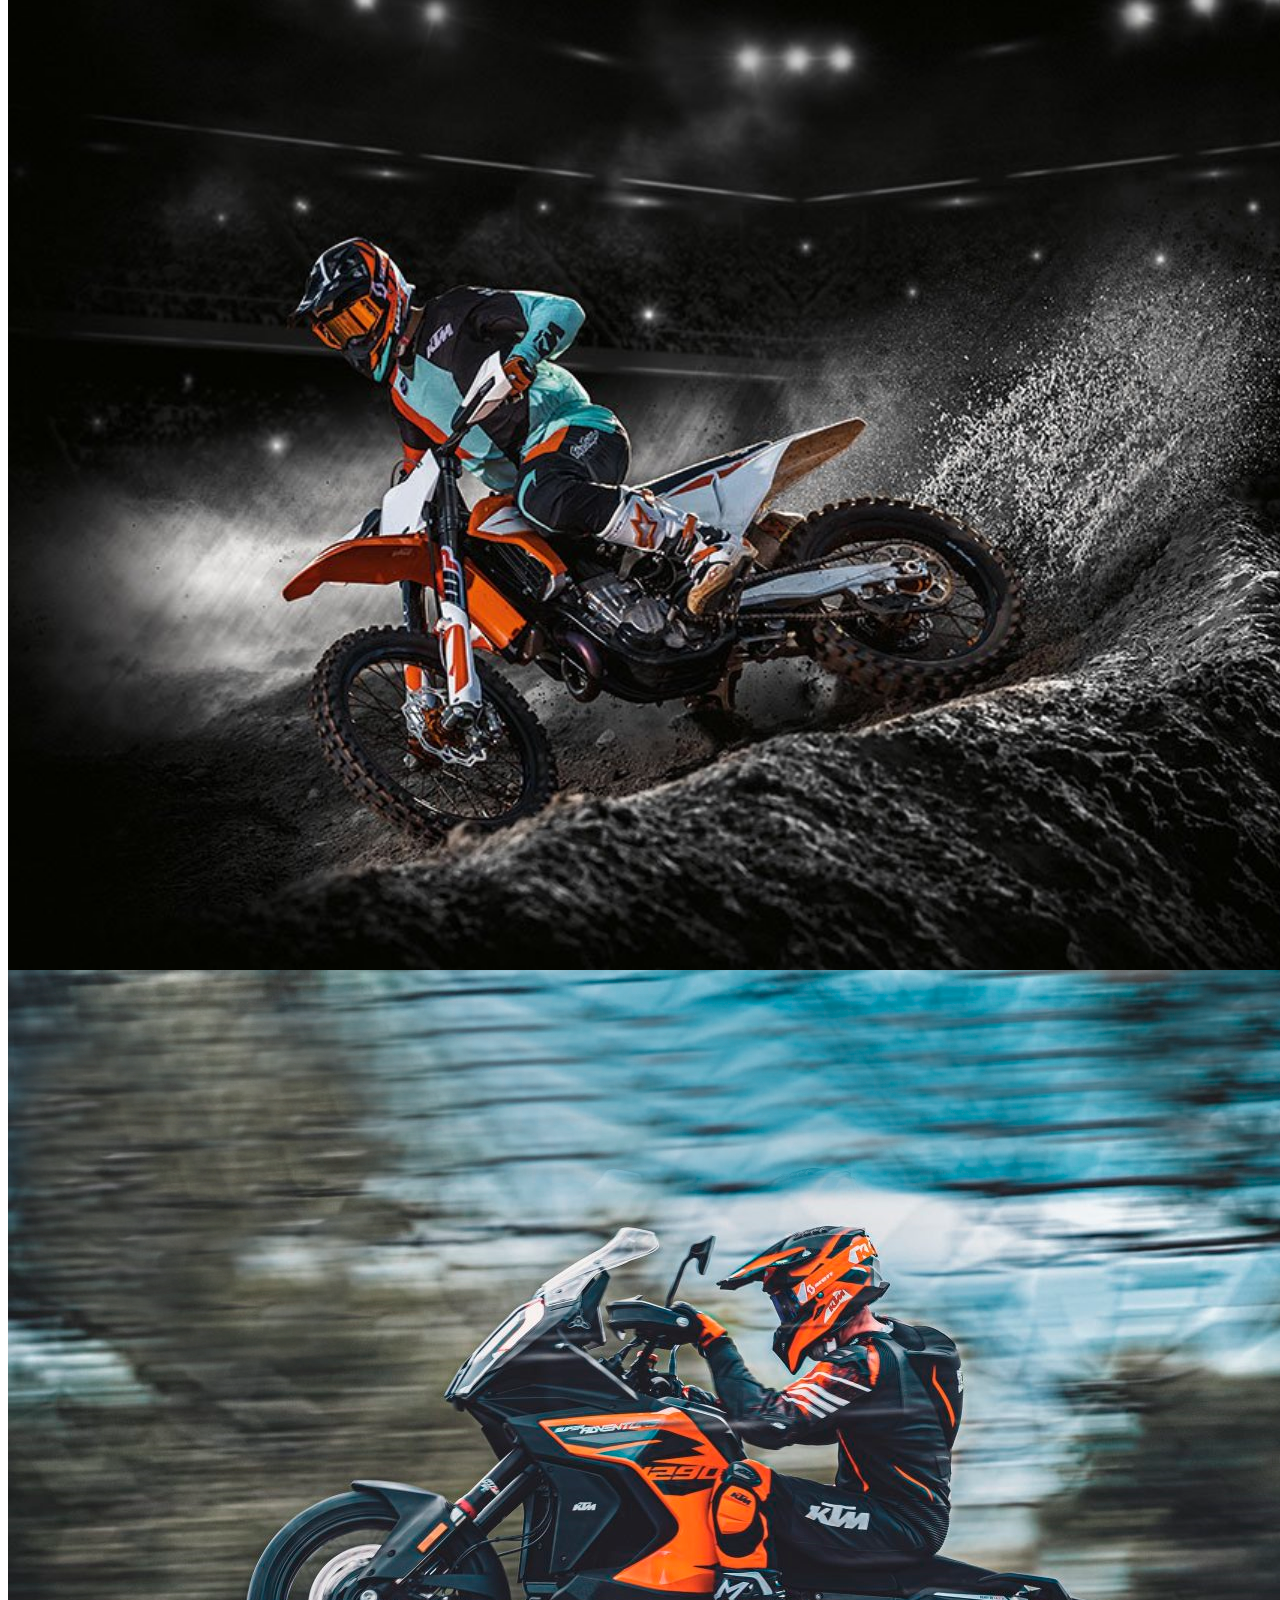
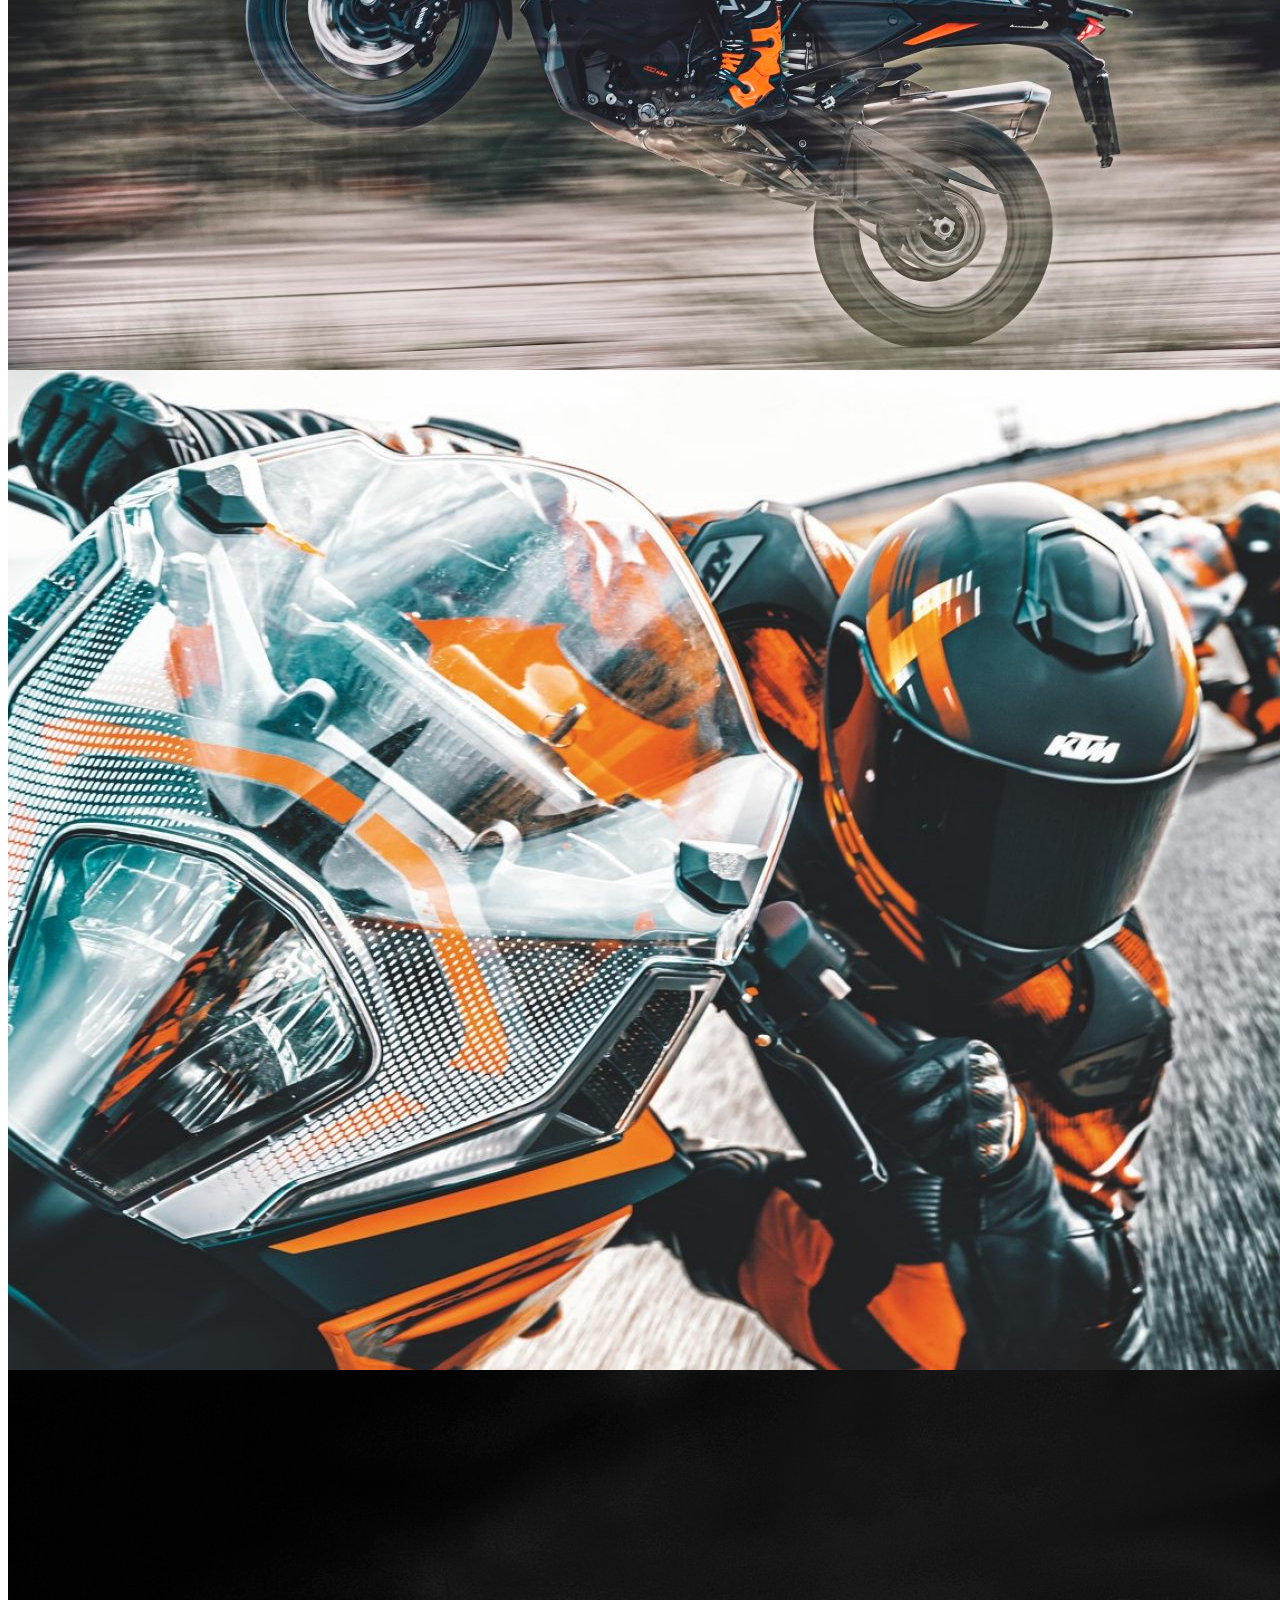
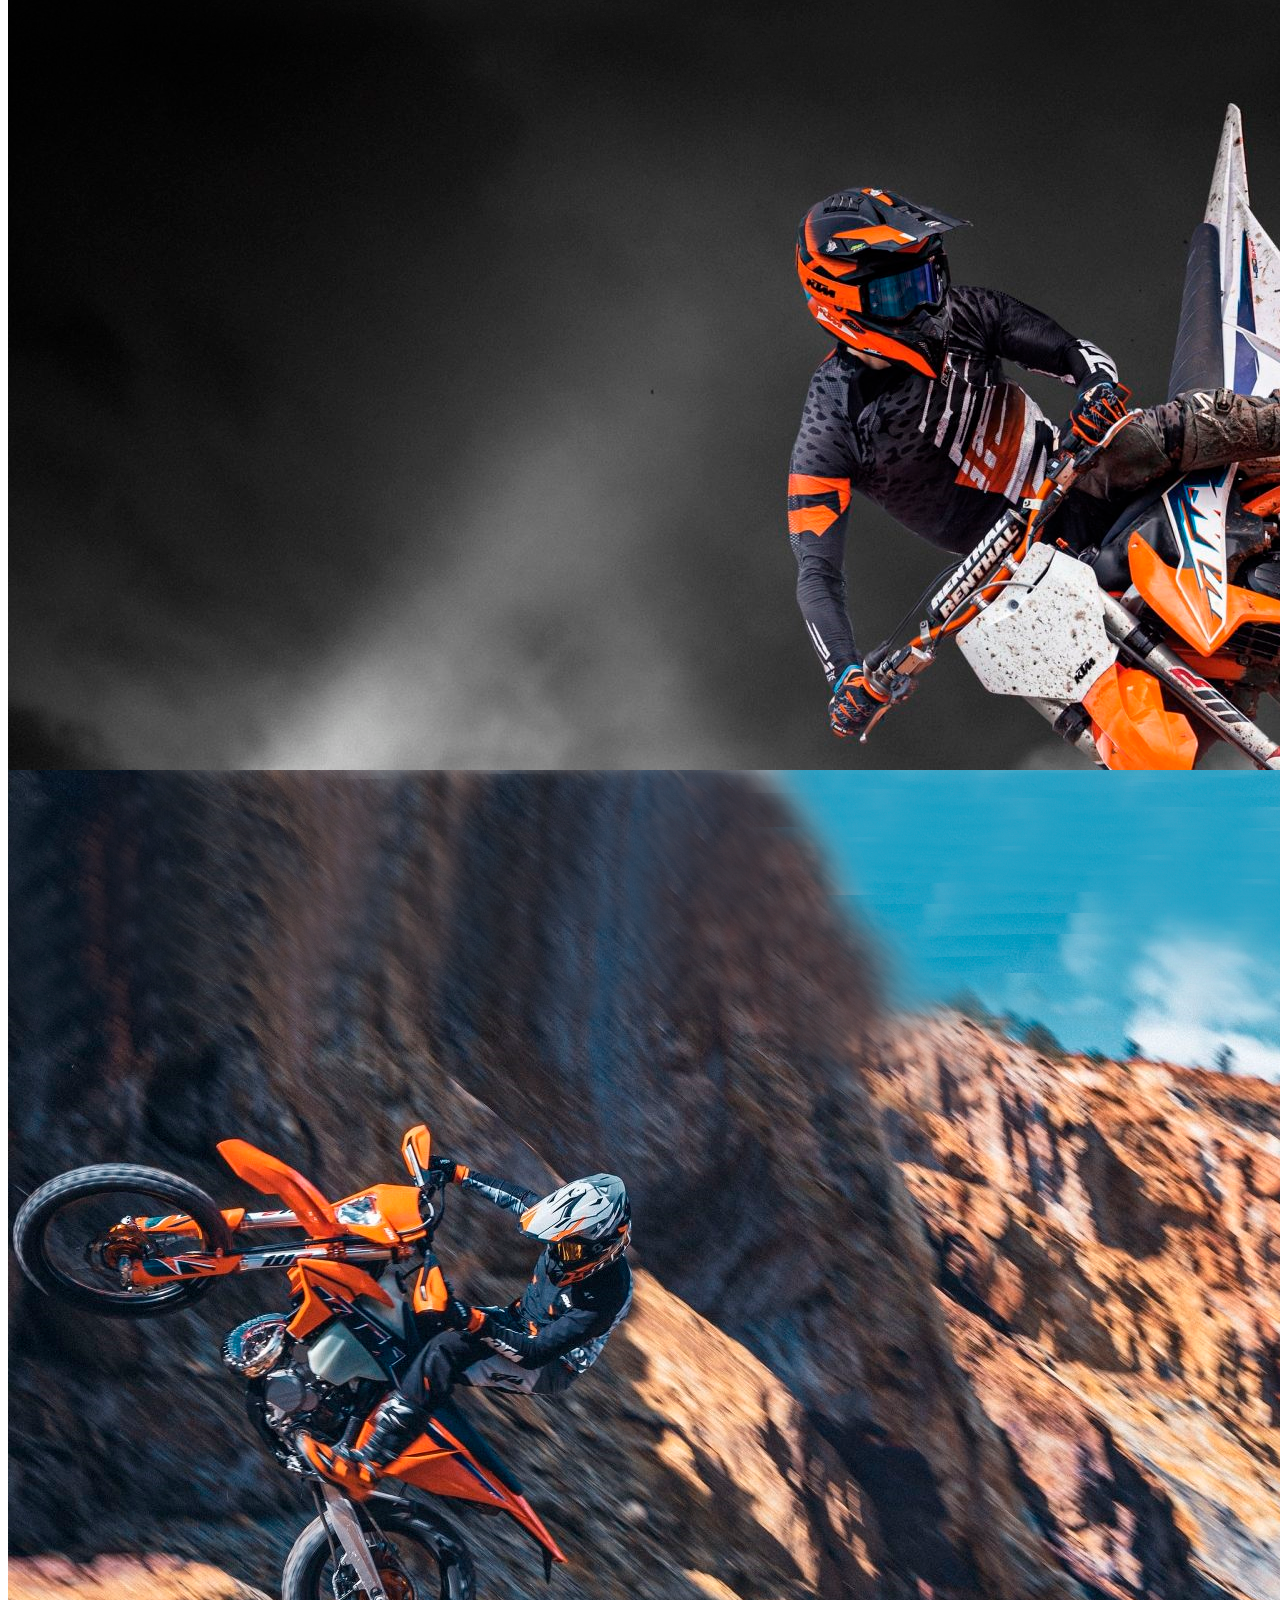
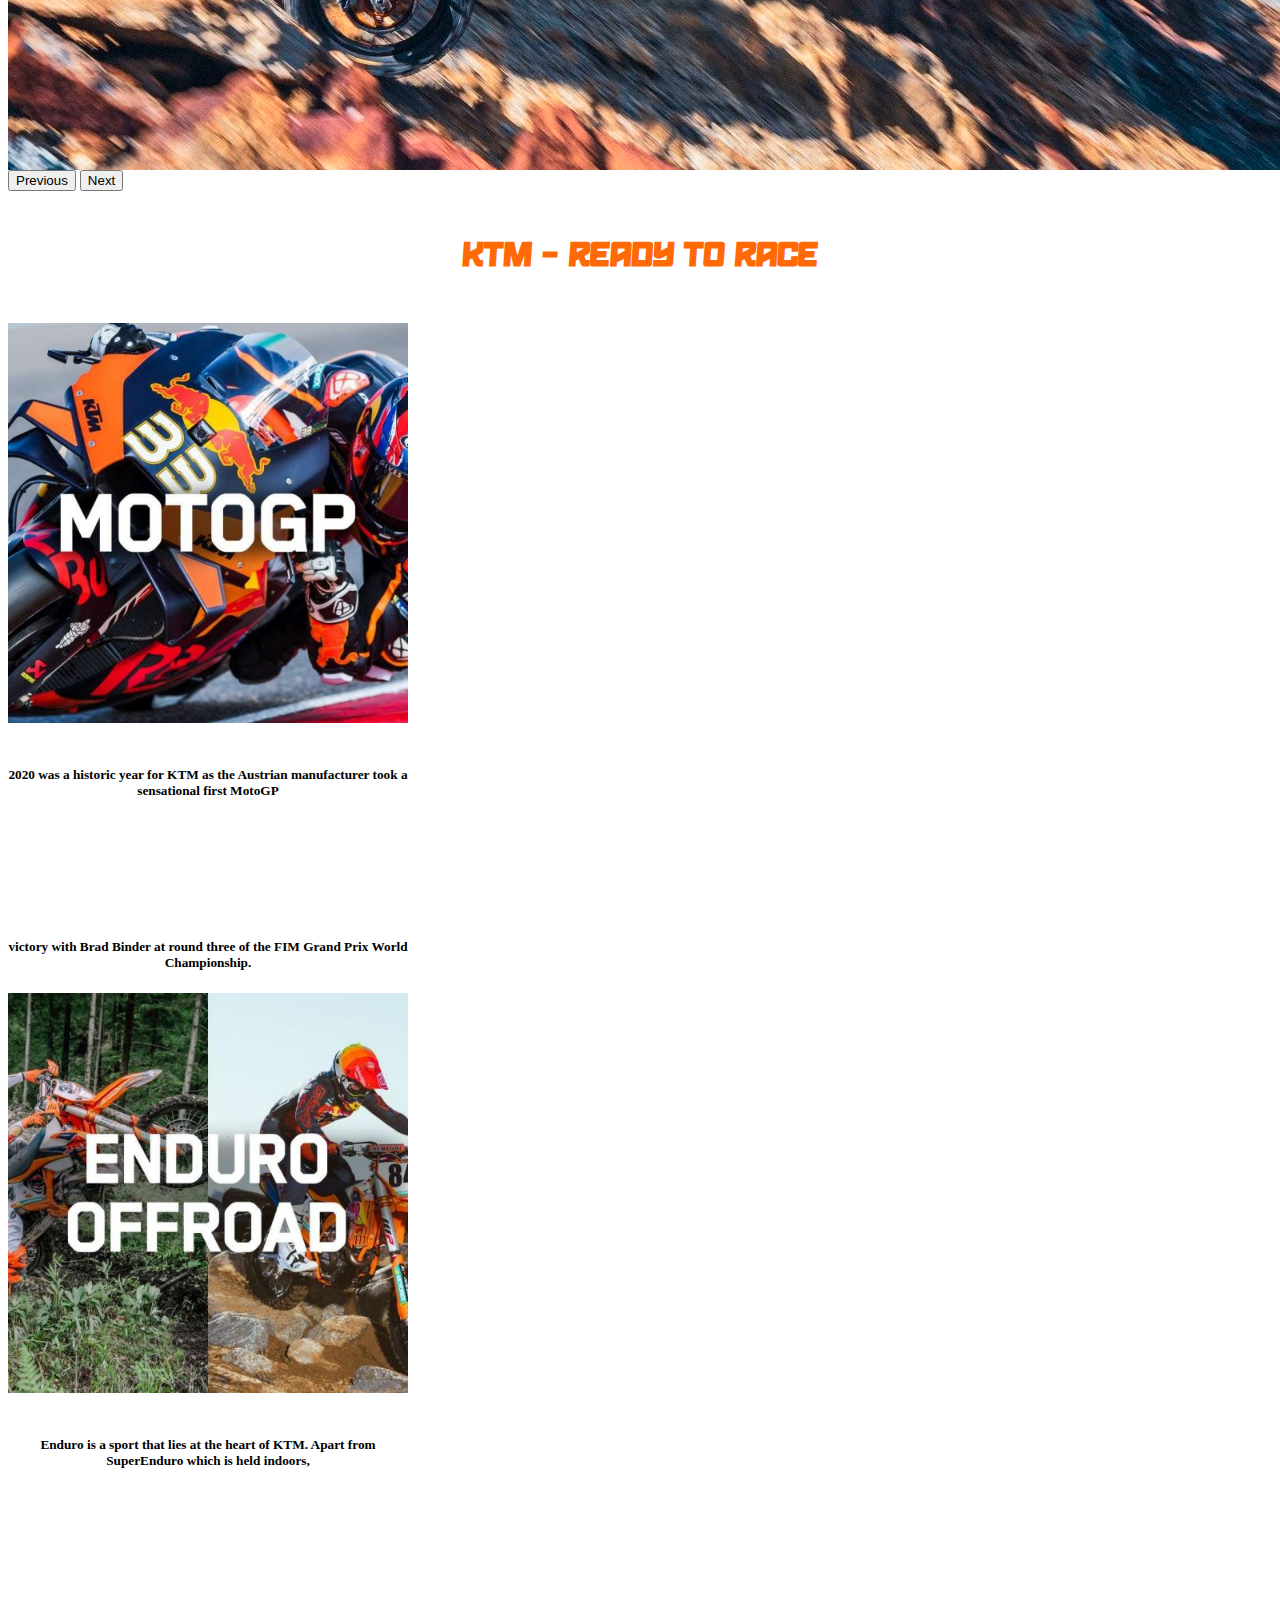
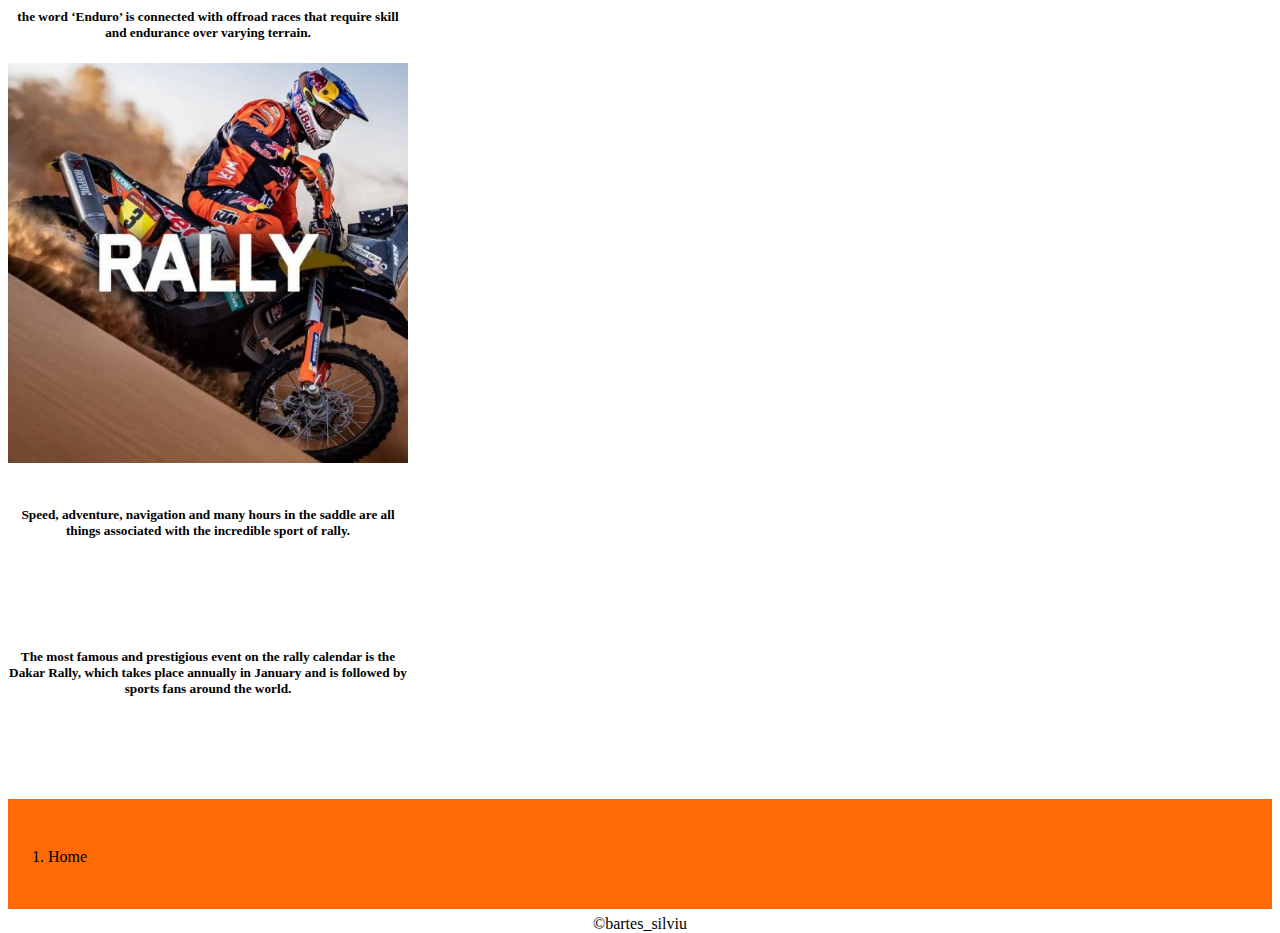
<file: Bootstrap1/index.html>
<!DOCTYPE html>
<html lang="en">
<head>
    <meta charset="UTF-8">
    <meta http-equiv="X-UA-Compatible" content="IE=edge">
    <meta name="viewport" content="width=device-width, initial-scale=1.0">
    <link rel="icon" href="logo.png">
    <link href="https://cdn.jsdelivr.net/npm/bootstrap@5.1.3/dist/css/bootstrap.min.css" rel="stylesheet" integrity="sha384-1BmE4kWBq78iYhFldvKuhfTAU6auU8tT94WrHftjDbrCEXSU1oBoqyl2QvZ6jIW3" crossorigin="anonymous">
    <link href="style.css" rel="stylesheet">
    <title>Home</title>
</head>
<body>
    <header>
      <nav class="navbar navbar-expand-sm navbar-light bg-transparent my-nav">
              <div class="container-fluid">
                  <a class="navbar-brand" href="">
                      <img src="ktmLogo.png" width="130" height="40" class="icon d-inline-block align-text-top m-0 h1">
                      
                  </a>
                <button class="navbar-toggler" type="button" data-bs-toggle="collapse" data-bs-target="#navbarSupportedContent" aria-controls="navbarSupportedContent" aria-expanded="false" aria-label="Toggle navigation">
                  <span class="navbar-toggler-icon"></span>
                </button>
                <div class="collapse navbar-collapse" id="navbarSupportedContent">
                  <ul class="navbar-nav ms-auto me-auto mb-2 mb-lg-0" >
                    <li class="nav-item">
                      <a class="nav-link activ alba" href="index.html">Home</a>
                    </li>
                    <li class="nav-item">
                      <a class="nav-link alba" href="models.html">Models</a>
                    </li>
                    <li class="nav-item dropdown">
                      <a class="nav-link dropdown-toggle alba" href="#" id="navbarDropdown" role="button" data-bs-toggle="dropdown" aria-expanded="false">
                        Powerparts & Powerwear
                      </a>
                      <ul class="dropdown-menu bg-dark" aria-labelledby="navbarDropdown">
                        <li><a class="dropdown-item alba" href="PowerParts.html">PowerParts</a></li>
                        <li><a class="dropdown-item alba" href="PowerWear.html">PowerWear</a></li>
                      </ul>
                    </li>
                    <li class="nav-item">
                      <a class="nav-link alba" href="bikes.html">Bikes</a>
                    </li>
                  </ul>
                </div>
              </div>
            </nav>
          </div>
    </header>
    <main style="padding-bottom:50px;">   
      <div  id="carouselExampleDark" class="carousel carousel-dark slide my-carousel" data-bs-ride="carousel">
        <div class="carousel-indicators">
          <button type="button" data-bs-target="#carouselExampleDark" data-bs-slide-to="0" class="active" aria-current="true" aria-label="Slide 1"></button>
          <button type="button" data-bs-target="#carouselExampleDark" data-bs-slide-to="1" aria-label="Slide 2"></button>
          <button type="button" data-bs-target="#carouselExampleDark" data-bs-slide-to="2" aria-label="Slide 3"></button>
          <button type="button" data-bs-target="#carouselExampleDark" data-bs-slide-to="3" aria-label="Slide 4"></button>
          <button type="button" data-bs-target="#carouselExampleDark" data-bs-slide-to="4" aria-label="Slide 5"></button>
        </div>
        <div class="carousel-inner">
          <div class="carousel-item active" data-bs-interval="2000">
            <picture>
              <source media="(max-width: 425px)" srcset="slide1-mobile.png" />
              <img src="pho_bike_fact2.jpg" class="d-block w-100 img-fluid" alt="..." />
            </picture>
            <div class="carousel-caption d-none d-md-block">
              <h2 class="alb">2021 Enduro2 World Champion!</h2>
              <p class="albp">Marian Chiticariu</p>
            </div>
          </div>
          <div class="carousel-item" data-bs-interval="2000">
            <picture>
              <source media="(max-width: 425px)" srcset="slide2v-mobile.png" />
              <img src="Carusel2.png" class="d-block w-100 img-fluid" alt="..." />
            </picture>
            <div class="carousel-caption d-none d-md-block">
              <h2 class="alb">The world just got smaller</h2>
              <p class="albp">KTM 1290 SUPER ADVENTURE S</p>
            </div>
          </div>
          <div class="carousel-item" data-bs-interval="2000">
            <picture>
              <source media="(max-width: 425px)" srcset="slide2v-mobile.png" />
              <img src="Carusel3.png" class="d-block w-100 img-fluid" alt="..." />
            </picture>
            <div class="carousel-caption d-none d-md-block">
              <h2 class="alb">Feel the rush, feel the thrill  </h2>
              <p class="albp">KTM RC RANGE 2022</p>
            </div>
          </div>
          <div class="carousel-item" data-bs-interval="2000">
            <picture>
              <source media="(max-width: 425px)" srcset="slide2v-mobile.png" />
              <img src="Carusel4.png" class="d-block w-100" alt="..." />
            </picture>
            <div class="carousel-caption d-none d-md-block">
              <h2 class="alb">Undisputed</h2>
              <p class="albp">KTM MOTOCROSS RANGE 2022</p>
            </div>
          </div>
          <div class="carousel-item" data-bs-interval="2000">
            <picture>
              <source media="(max-width: 425px)" srcset="slide2v-mobile.png" />
              <img src="Carusel5.png" class="d-block w-100" alt="..." />
            </picture>
            <div class="carousel-caption d-none d-md-block">
              <h2 class="alb">Master of extremes</h2>
              <p class="albp">KTM ENDURO RANGE 2022</p>
            </div>
          </div>  
        </div>
        <button class="carousel-control-prev" type="button" data-bs-target="#carouselExampleDark" data-bs-slide="prev">
          <span class="carousel-control-prev-icon" aria-hidden="true"></span>
          <span class="visually-hidden">Previous</span>
        </button>
        <button class="carousel-control-next" type="button" data-bs-target="#carouselExampleDark" data-bs-slide="next">
          <span class="carousel-control-next-icon" aria-hidden="true"></span>
          <span class="visually-hidden">Next</span>
        </button>
      </div>
      <div class="container-fluid" style="padding:30px">
        <h1 class="title">ktM - rEADY t0 rACE</h1>
      </div>
      <div class="container" style="padding-bottom:30px">
        <div class="row position-relative">
          <div class="col">
            <div class="card bg-dark text-white my-card">
              <img src="MotoGP.png" class="card-img my-card-img" alt="...">
              <div class="card-img-overlay">
                <h5 class="card-title center" style="margin-top: 40px;">2020 was a historic year for KTM as the Austrian manufacturer took a sensational first MotoGP</h5>
                <h5 class="card-title center" style="margin-top: 140px;"> victory with Brad Binder at round three of the FIM Grand Prix World Championship.</h5>
                <a href="https://www.ktm.com/en-ro/racing/road-racing.html" class="stretched-link"></a>
              </div>
            </div>
          </div>
          <div class="col">
            <div class="card bg-dark text-white my-card">
              <img src="Enduro-cross.png" class="card-img my-card-img" alt="...">
                <div class="card-img-overlay">
                  <h5 class="card-title center" style="margin-top: 40px;">Enduro is a sport that lies at the heart of KTM. Apart from SuperEnduro which is held indoors, </h5>
                  <h5 class="card-title center" style="margin-top: 140px;">the word ‘Enduro’ is connected with offroad races that require skill and endurance over varying terrain.</h5>
                  <a href="https://www.ktm.com/en-ro/racing/offroad.html" class="stretched-link"></a>
                </div>
              </div>
            </div>
            <div class="col">
              <div class="card bg-dark text-white my-card">
                <img src="Rally.png" class="card-img my-card-img" alt="...">
                <div class="card-img-overlay">
                  <h5 class="card-title center" style="margin-top: 40px;">Speed, adventure, navigation and many hours in the saddle are all things associated with the incredible sport of rally.</h5>
                  <h5 class="card-title center" style="margin-top: 110px;">The most famous and prestigious event on the rally calendar is the Dakar Rally, which takes place annually in January and is followed by sports fans around the world.</h5>
                  <a href="https://www.ktm.com/en-ro/racing/rally.html" class="stretched-link"></a>
                </div>
              </div>
            </div>
          </div>
        </div>
    </main>
    <footer> 
      <div class="container">
        <div class="row position-relative">
          <div class="col-xl-6 align-self-start">
            <nav aria-label="breadcrumb" style="padding-top:33px;">
              <ol class="breadcrumb">
                <li class="breadcrumb-item active" aria-current="page">Home</li>
              </ol>
            </nav>
          </div>
          <div class="col-xl">
              <p style="padding-top: 33px;" class="center">©bartes_silviu</p>
          </div>
      </div>
      </div>
    </footer>
    <script src="https://cdn.jsdelivr.net/npm/bootstrap@5.1.3/dist/js/bootstrap.bundle.min.js" integrity="sha384-ka7Sk0Gln4gmtz2MlQnikT1wXgYsOg+OMhuP+IlRH9sENBO0LRn5q+8nbTov4+1p" crossorigin="anonymous"></script>
</body>
</html>
</file>
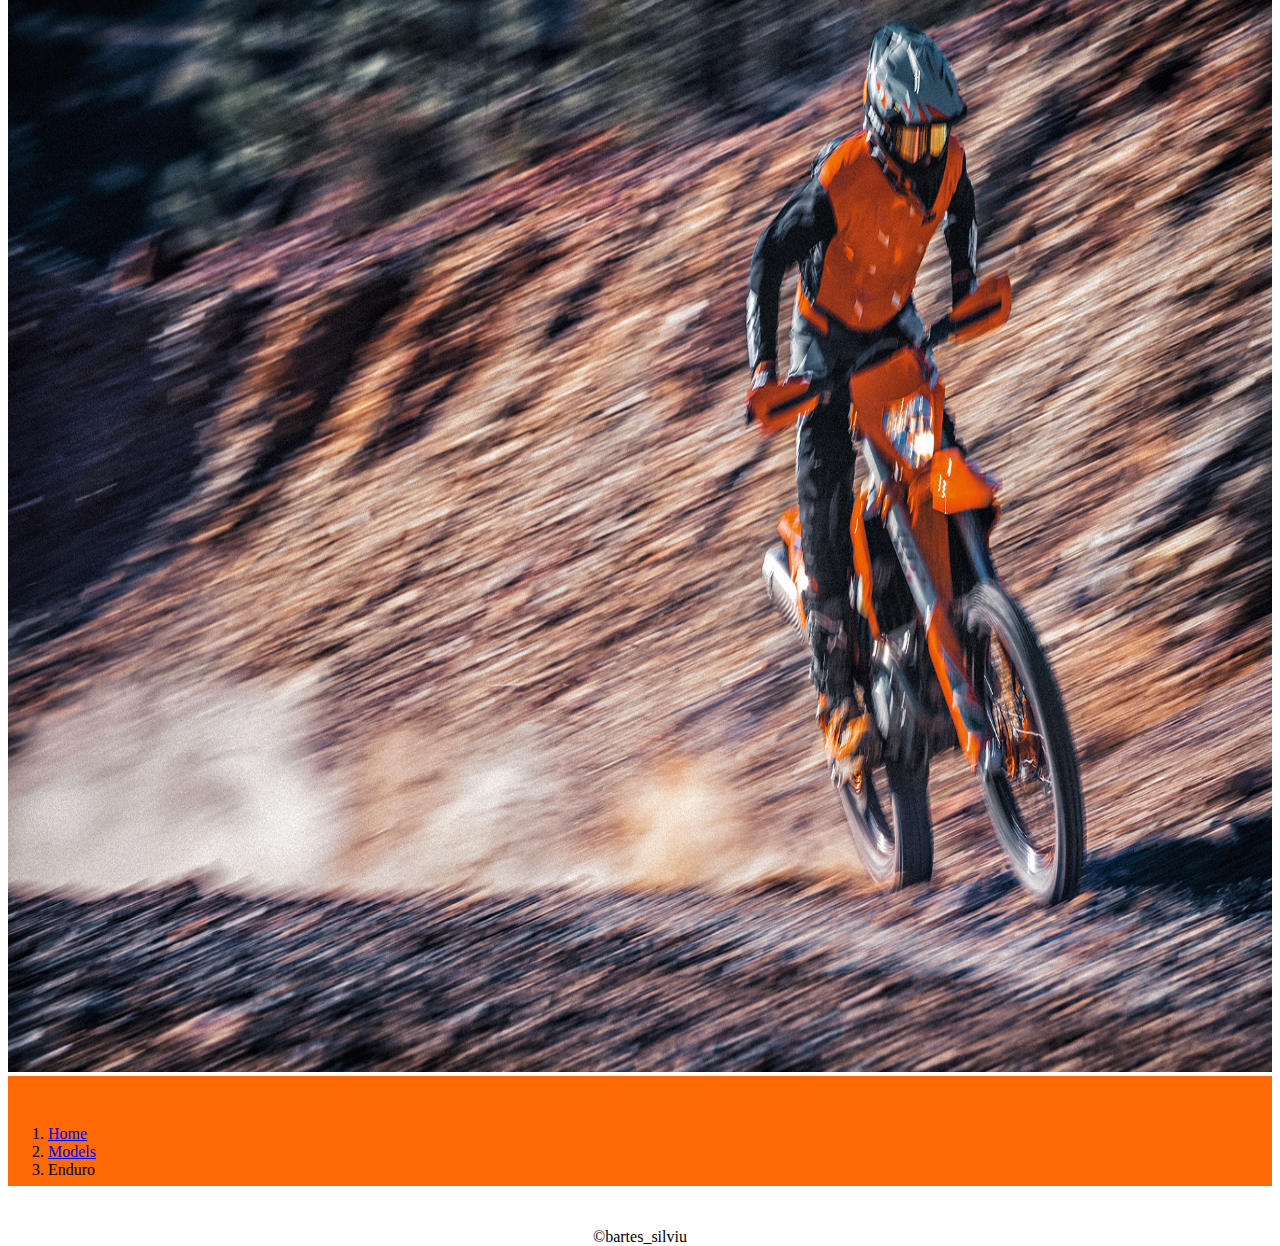
<file: Bootstrap1/enduro.html>
<!DOCTYPE html>
<html lang="en">
    <!DOCTYPE html>
    <html lang="en">
    <head>
        <meta charset="UTF-8">
        <meta http-equiv="X-UA-Compatible" content="IE=edge">
        <meta name="viewport" content="width=device-width, initial-scale=1.0">
        <link rel="icon" href="logo.png">
        <link href="https://cdn.jsdelivr.net/npm/bootstrap@5.1.3/dist/css/bootstrap.min.css" rel="stylesheet" integrity="sha384-1BmE4kWBq78iYhFldvKuhfTAU6auU8tT94WrHftjDbrCEXSU1oBoqyl2QvZ6jIW3" crossorigin="anonymous">
        <link href="style.css" rel="stylesheet">
        <title>Home</title>
    </head>
    <body>
        <header>
          <nav class="navbar navbar-expand-sm navbar-light bg-transparent my-nav">
                  <div class="container-fluid">
                      <a class="navbar-brand" href="">
                          <img src="ktmLogo.png" width="130" height="40" class="icon d-inline-block align-text-top m-0 h1">
                          
                      </a>
                    <button class="navbar-toggler" type="button" data-bs-toggle="collapse" data-bs-target="#navbarSupportedContent" aria-controls="navbarSupportedContent" aria-expanded="false" aria-label="Toggle navigation">
                      <span class="navbar-toggler-icon"></span>
                    </button>
                    <div class="collapse navbar-collapse" id="navbarSupportedContent">
                      <ul class="navbar-nav ms-auto me-auto mb-2 mb-lg-0" >
                        <li class="nav-item">
                          <a class="nav-link alba" href="index.html">Home</a>
                        </li>
                        <li class="nav-item">
                          <a class="nav-link alba" href="models.html">Models</a>
                        </li>
                        <li class="nav-item dropdown">
                          <a class="nav-link dropdown-toggle alba" href="#" id="navbarDropdown" role="button" data-bs-toggle="dropdown" aria-expanded="false">
                            Powerparts & Powerwear
                          </a>
                          <ul class="dropdown-menu bg-dark" aria-labelledby="navbarDropdown">
                            <li><a class="dropdown-item alba" href="PowerParts.html">PowerParts</a></li>
                            <li><a class="dropdown-item active alba" href="PowerWear.html">PowerWear</a></li>
                          </ul>
                        </li>
                        <li class="nav-item">
                          <a class="nav-link alba" href="bikes.html">Bikes</a>
                        </li>
                      </ul>
                    </div>
                  </div>
                </nav>
              </div>
        </header>
        <img src="Crosss.png" class="img-fluid my-imagine">
        <footer> 
            <div class="container">
              <div class="row position-relative">
                <div class="col-xl-6 align-self-start">
                  <nav aria-label="breadcrumb" style="padding-top:33px;">
                    <ol class="breadcrumb">
                      <li class="breadcrumb-item"><a href="index.html">Home</a></li>
                      <li class="breadcrumb-item"><a href="models.html">Models</a></li>
                      <li class="breadcrumb-item active" aria-current="page">Enduro</li>
                    </ol>
                  </nav>
                </div>
                <div class="col-xl">
                    <p style="padding-top: 33px;" class="center">©bartes_silviu</p>
                </div>
            </div>
            </div>
          </footer>
        <script src="https://cdn.jsdelivr.net/npm/bootstrap@5.1.3/dist/js/bootstrap.bundle.min.js" integrity="sha384-ka7Sk0Gln4gmtz2MlQnikT1wXgYsOg+OMhuP+IlRH9sENBO0LRn5q+8nbTov4+1p" crossorigin="anonymous"></script>
    </body>
</file>
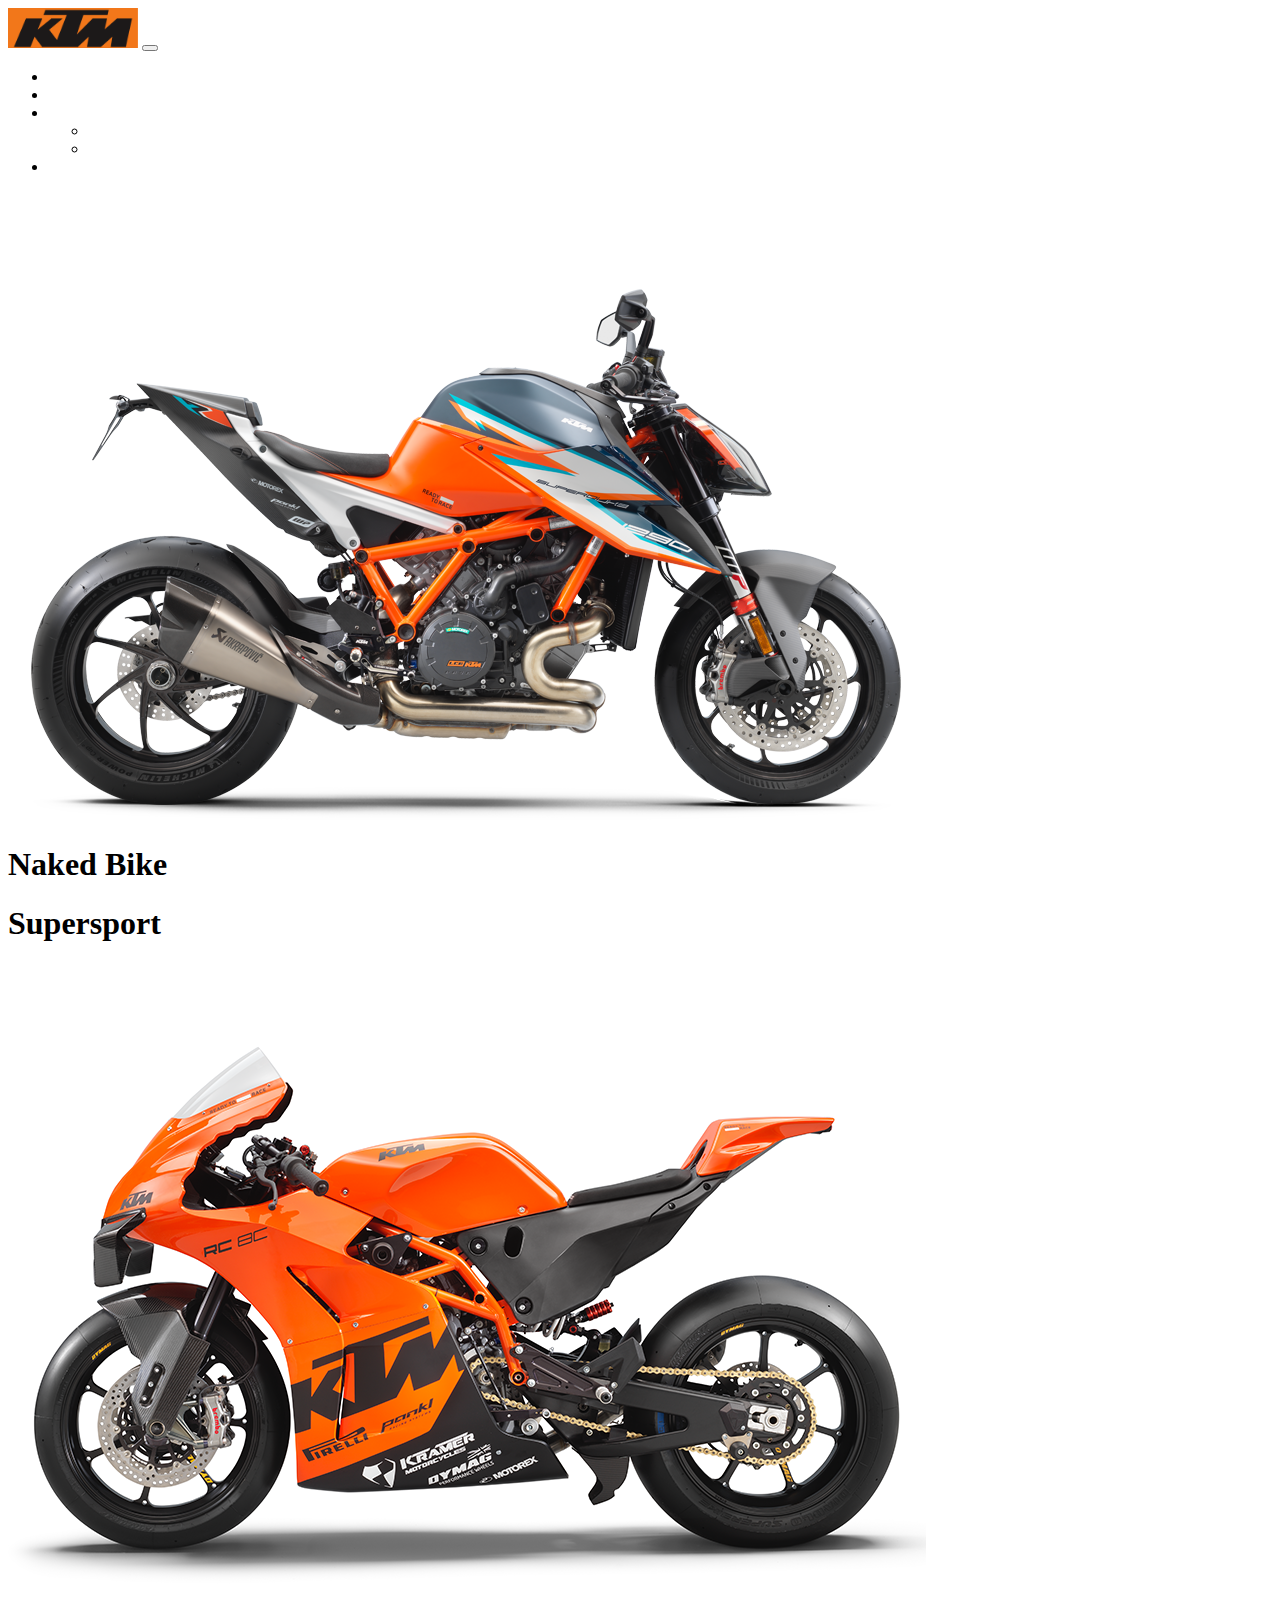
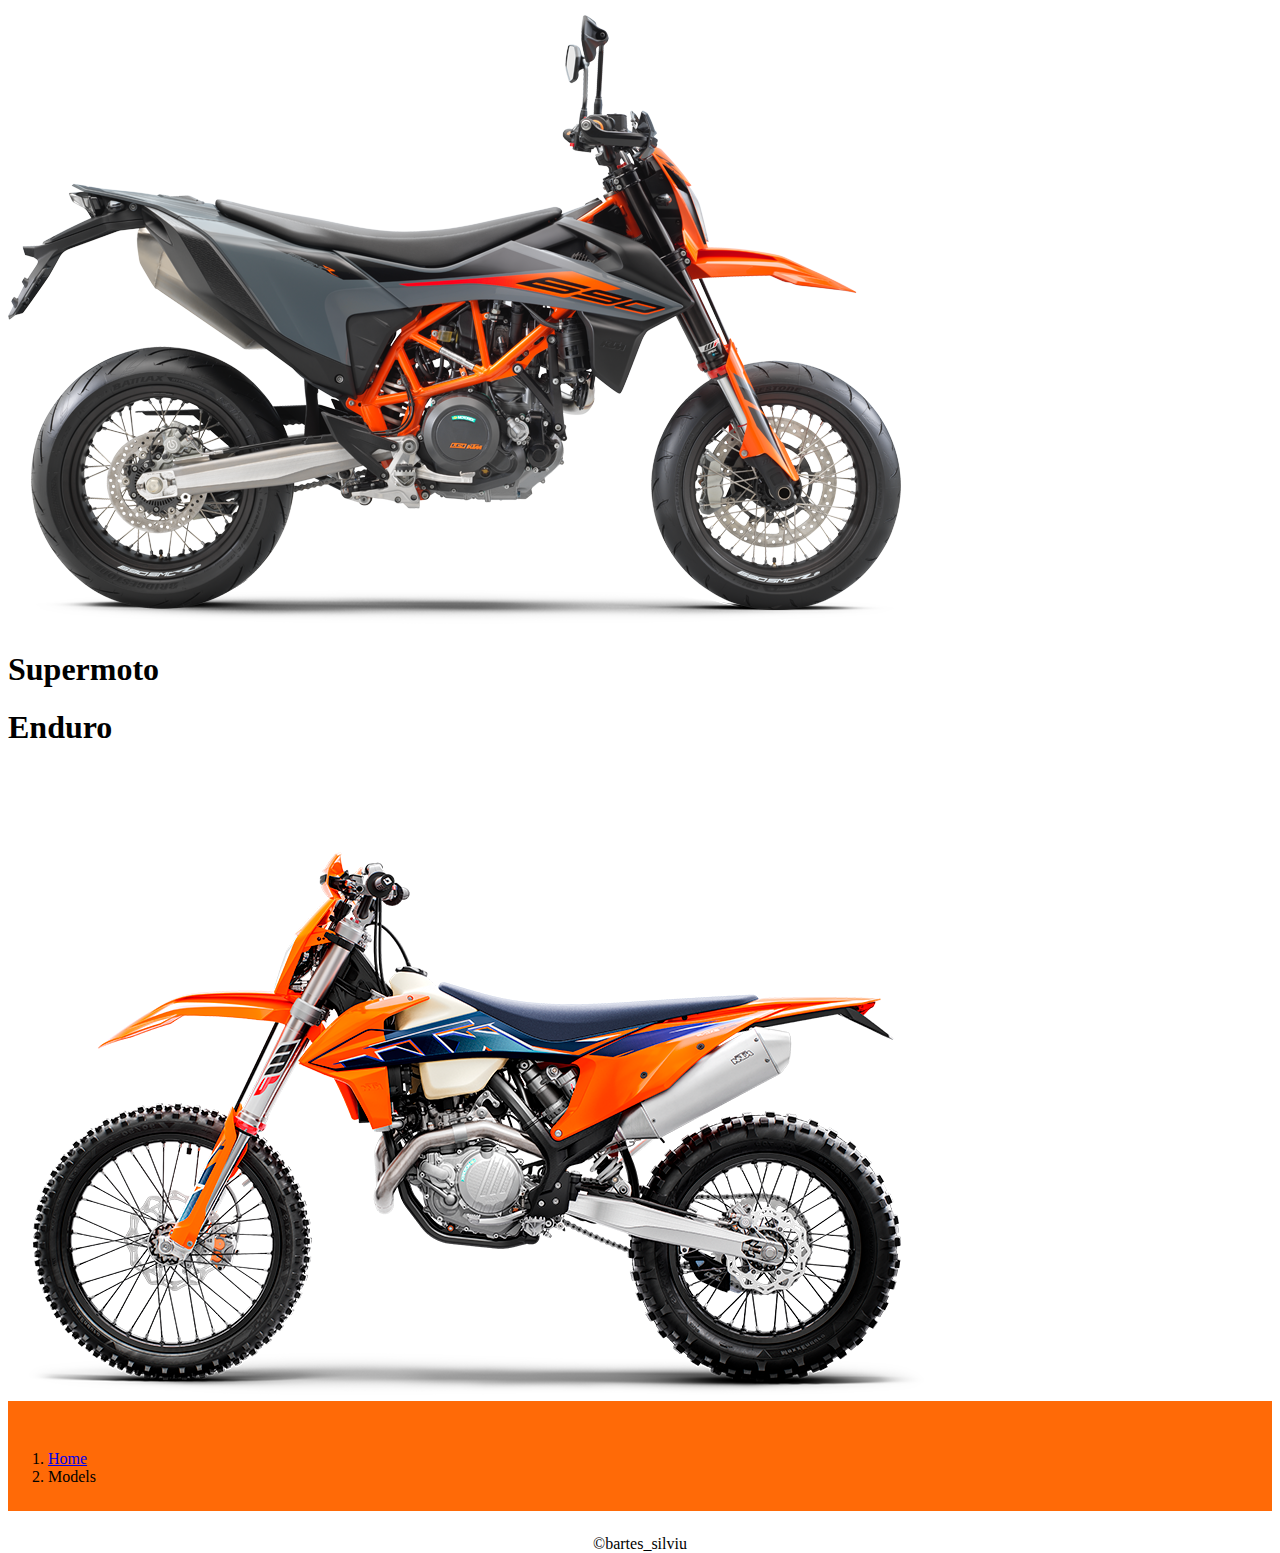
<file: Bootstrap1/models.html>
<!DOCTYPE html>
<html lang="en">
<head>
    <meta charset="UTF-8">
    <meta http-equiv="X-UA-Compatible" content="IE=edge">
    <meta name="viewport" content="width=device-width, initial-scale=1.0">
    <link rel="icon" href="logo.png">
    <link href="https://cdn.jsdelivr.net/npm/bootstrap@5.1.3/dist/css/bootstrap.min.css" rel="stylesheet" integrity="sha384-1BmE4kWBq78iYhFldvKuhfTAU6auU8tT94WrHftjDbrCEXSU1oBoqyl2QvZ6jIW3" crossorigin="anonymous">
    <link href="style.css" rel="stylesheet">
    <title>Models</title>
</head>
<body>
   <header>
      <nav class="navbar navbar-expand-sm navbar-light bg-dark my-nav">
              <div class="container-fluid">
                  <a class="navbar-brand" href="">
                      <img src="ktmLogo.png" width="130" height="40" class="icon d-inline-block align-text-top m-0 h1">
                  </a>
                <button class="navbar-toggler" type="button" data-bs-toggle="collapse" data-bs-target="#navbarSupportedContent" aria-controls="navbarSupportedContent" aria-expanded="false" aria-label="Toggle navigation">
                  <span class="navbar-toggler-icon"></span>
                </button>
                <div class="collapse navbar-collapse" id="navbarSupportedContent">
                  <ul class="navbar-nav ms-auto me-auto mb-2 mb-lg-0" >
                    <li class="nav-item">
                      <a class="nav-link alba" href="index.html">Home</a>
                    </li>
                    <li class="nav-item">
                      <a class="nav-link activ alba" href="models.html">Models</a>
                    </li>
                    <li class="nav-item dropdown">
                      <a class="nav-link dropdown-toggle alba" href="#" id="navbarDropdown" role="button" data-bs-toggle="dropdown" aria-expanded="false">
                        Powerparts & Powerwear
                      </a>
                      <ul class="dropdown-menu bg-dark" aria-labelledby="navbarDropdown">
                        <li><a class="dropdown-item alba" href="PowerParts.html">PowerParts</a></li>
                        <li><a class="dropdown-item alba" href="PowerWear.html">PowerWear</a></li>
                      </ul>
                    </li>
                    <li class="nav-item">
                      <a class="nav-link alba" href="bikes.html">Bikes</a>
                    </li>
                  </ul>
                </div>
              </div>
            </nav>
          </div>
   </header>  
   <main>
        <div class="container">
            <div class="row position-relative">
                <div class="col-xl-6 align-self-start">
                    <img src="Naked.png" class="img-fluid" alt="ktm">
                </div>
                <div class="col-xl d-flex justify-content-center align-items-center">
                    <h1 class="text-center">Naked Bike</h1>
                    <a href="naked.html" class="stretched-link"></a>
                </div>
            </div>
        </div>
        <div class="container">
            <div class="row position-relative">
                <div class="col-xl d-flex justify-content-center align-items-center">
                    <h1 class="text-center">Supersport</h1>
                    <a href="supersport.html" class="stretched-link"></a>
                </div>
                <div class="col-xl align-self-end">
                    <img src="SuperSport.png" class="img-fluid" alt="ktm">
                </div>
            </div>
        </div>
        <div class="container">
            <div class="row position-relative">
                <div class="col-xl align-self-start">
                    <img src="SuperMoto.png" class="img-fluid" alt="ktm">
                </div>
                <div class="col-xl d-flex justify-content-center align-items-center">
                    <h1 class="text-center">Supermoto</h1>
                    <a href="supermoto.html" class="stretched-link"></a>
                </div>
            </div>
            <div class="container">
                <div class="row position-relative">
                    <div class="col-xl d-flex justify-content-center align-items-center">
                        <h1 class="text-center">Enduro</h1>
                        <a href="enduro.html" class="stretched-link"></a>
                    </div>
                    <div class="col-xl align-self-end">
                        <img src="Enduro.png" class="img-fluid" alt="ktm">
                    </div>
                </div>
            </div>
        </div>
    </main>
    <footer> 
        <div class="container">
          <div class="row position-relative">
            <div class="col-xl-6 align-self-start">
              <nav aria-label="breadcrumb" style="padding-top:33px;">
                <ol class="breadcrumb">
                  <li class="breadcrumb-item"><a href="index.html">Home</a></li>
                  <li class="breadcrumb-item active" aria-current="page">Models</li>
                </ol>
              </nav>
            </div>
            <div class="col-xl">
                <p style="padding-top: 33px;" class="center">©bartes_silviu</p>
            </div>
        </div>
        </div>
      </footer>
   <script src="https://cdn.jsdelivr.net/npm/bootstrap@5.1.3/dist/js/bootstrap.bundle.min.js" integrity="sha384-ka7Sk0Gln4gmtz2MlQnikT1wXgYsOg+OMhuP+IlRH9sENBO0LRn5q+8nbTov4+1p" crossorigin="anonymous"></script>
</body>
</html>
</file>
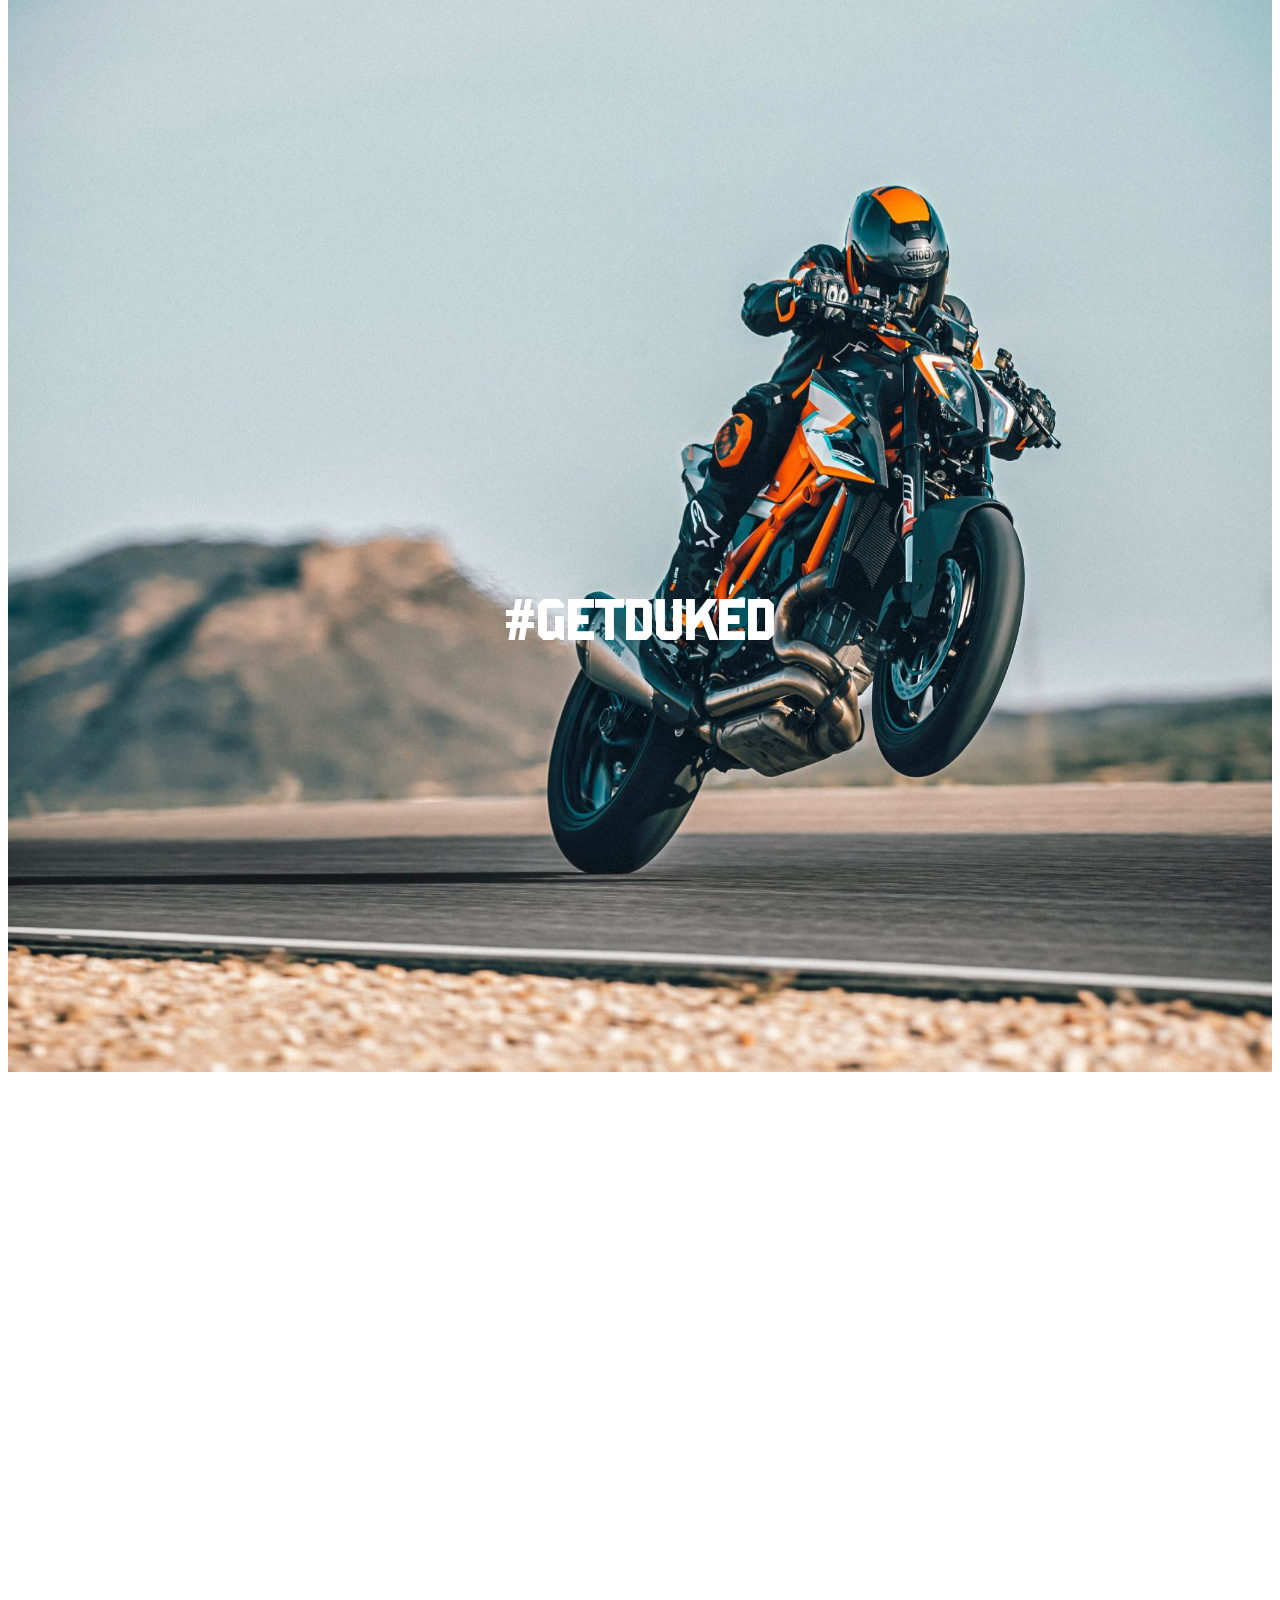
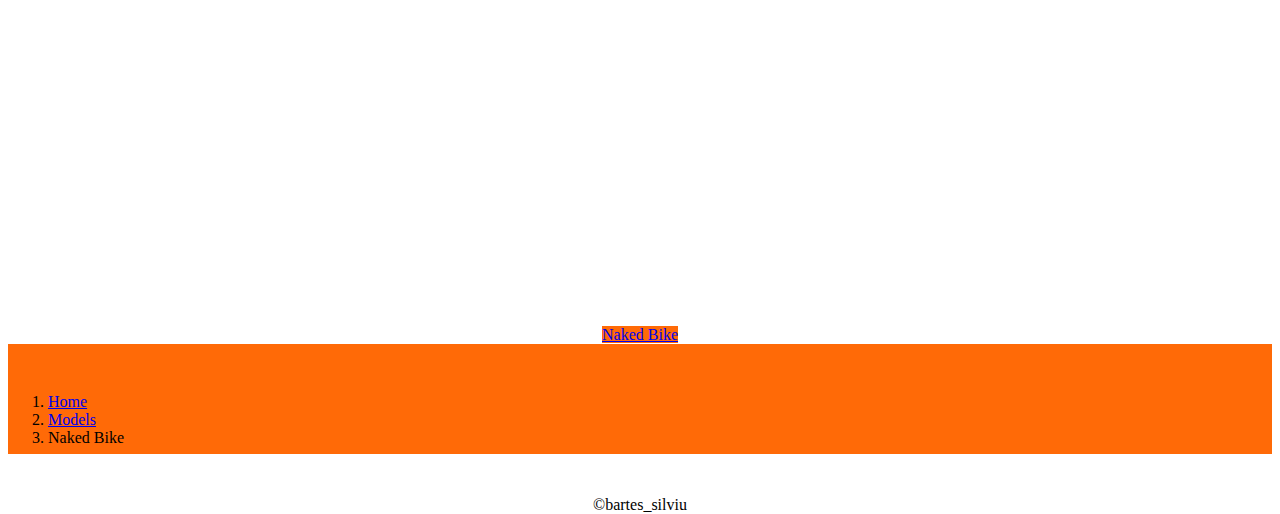
<file: Bootstrap1/naked.html>
<!DOCTYPE html>
<html lang="en">
    <!DOCTYPE html>
    <html lang="en">
    <head>
        <meta charset="UTF-8">
        <meta http-equiv="X-UA-Compatible" content="IE=edge">
        <meta name="viewport" content="width=device-width, initial-scale=1.0">
        <link rel="icon" href="logo.png">
        <link href="https://cdn.jsdelivr.net/npm/bootstrap@5.1.3/dist/css/bootstrap.min.css" rel="stylesheet" integrity="sha384-1BmE4kWBq78iYhFldvKuhfTAU6auU8tT94WrHftjDbrCEXSU1oBoqyl2QvZ6jIW3" crossorigin="anonymous">
        <link href="style.css" rel="stylesheet">
        <title>Home</title>
    </head>
    <body>
        <header>
          <nav class="navbar navbar-expand-sm navbar-light bg-transparent my-nav">
                  <div class="container-fluid">
                      <a class="navbar-brand" href="">
                          <img src="ktmLogo.png" width="130" height="40" class="icon d-inline-block align-text-top m-0 h1">
                          
                      </a>
                    <button class="navbar-toggler" type="button" data-bs-toggle="collapse" data-bs-target="#navbarSupportedContent" aria-controls="navbarSupportedContent" aria-expanded="false" aria-label="Toggle navigation">
                      <span class="navbar-toggler-icon"></span>
                    </button>
                    <div class="collapse navbar-collapse" id="navbarSupportedContent">
                      <ul class="navbar-nav ms-auto me-auto mb-2 mb-lg-0" >
                        <li class="nav-item">
                          <a class="nav-link alba" href="index.html">Home</a>
                        </li>
                        <li class="nav-item">
                          <a class="nav-link alba" href="models.html">Models</a>
                        </li>
                        <li class="nav-item dropdown">
                          <a class="nav-link dropdown-toggle alba" href="#" id="navbarDropdown" role="button" data-bs-toggle="dropdown" aria-expanded="false">
                            Powerparts & Powerwear
                          </a>
                          <ul class="dropdown-menu bg-dark" aria-labelledby="navbarDropdown">
                            <li><a class="dropdown-item alba" href="PowerParts.html">PowerParts</a></li>
                            <li><a class="dropdown-item active alba" href="PowerWear.html">PowerWear</a></li>
                          </ul>
                        </li>
                        <li class="nav-item">
                          <a class="nav-link alba" href="bikes.html">Bikes</a>
                        </li>
                      </ul>
                    </div>
                  </div>
                </nav>
              </div>
        </header>
        <img src="GetDuke.png" class="img-fluid my-imagine">
        <div class="center" style="margin-top: -550px;margin-bottom: 550px ;z-index: 999;">
            <h3 class="alb">#GETDUKED</h3>
        </div>
        <div class="center">
            <iframe width="1280" height="720" src="https://www.youtube.com/embed/2AQCCr6_PP4?controls=0&autoplay=1" title="YouTube video player" frameborder="0" allow="accelerometer; autoplay; clipboard-write; encrypted-media; gyroscope; picture-in-picture" allowfullscreen></iframe>
        </div>
        <div class="container center">
            <a href="https://www.ktm.com/en-ro/models/naked-bike.html" class="btn orange btn-default btn-lg" style="margin:80px 0px">Naked Bike</a>
        </div>
        <footer> 
            <div class="container">
              <div class="row position-relative">
                <div class="col-xl-6 align-self-start">
                  <nav aria-label="breadcrumb" style="padding-top:33px;">
                    <ol class="breadcrumb">
                      <li class="breadcrumb-item"><a href="index.html">Home</a></li>
                      <li class="breadcrumb-item"><a href="models.html">Models</a></li>
                      <li class="breadcrumb-item active" aria-current="page">Naked Bike</li>
                    </ol>
                  </nav>
                </div>
                <div class="col-xl">
                    <p style="padding-top: 33px;" class="center">©bartes_silviu</p>
                </div>
            </div>
            </div>
          </footer>
        <script src="https://cdn.jsdelivr.net/npm/bootstrap@5.1.3/dist/js/bootstrap.bundle.min.js" integrity="sha384-ka7Sk0Gln4gmtz2MlQnikT1wXgYsOg+OMhuP+IlRH9sENBO0LRn5q+8nbTov4+1p" crossorigin="anonymous"></script>
    </body>
</file>
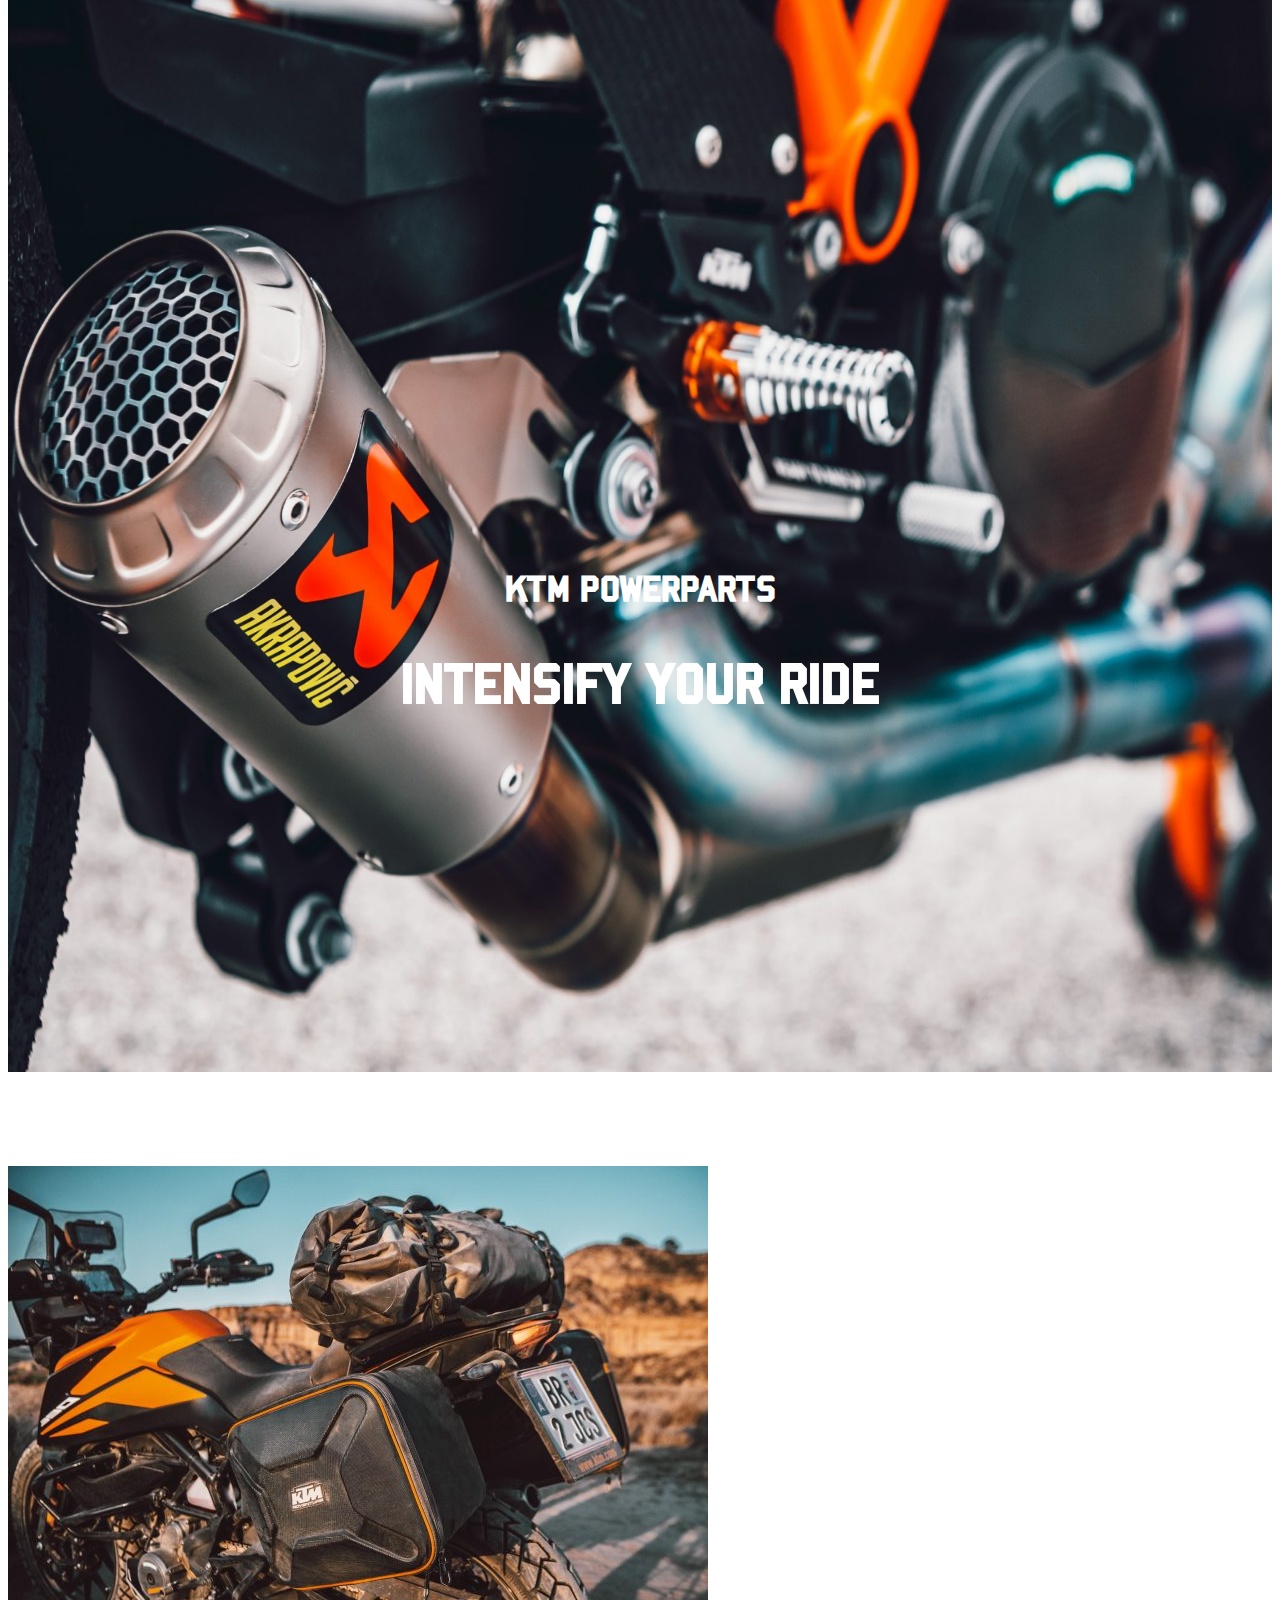
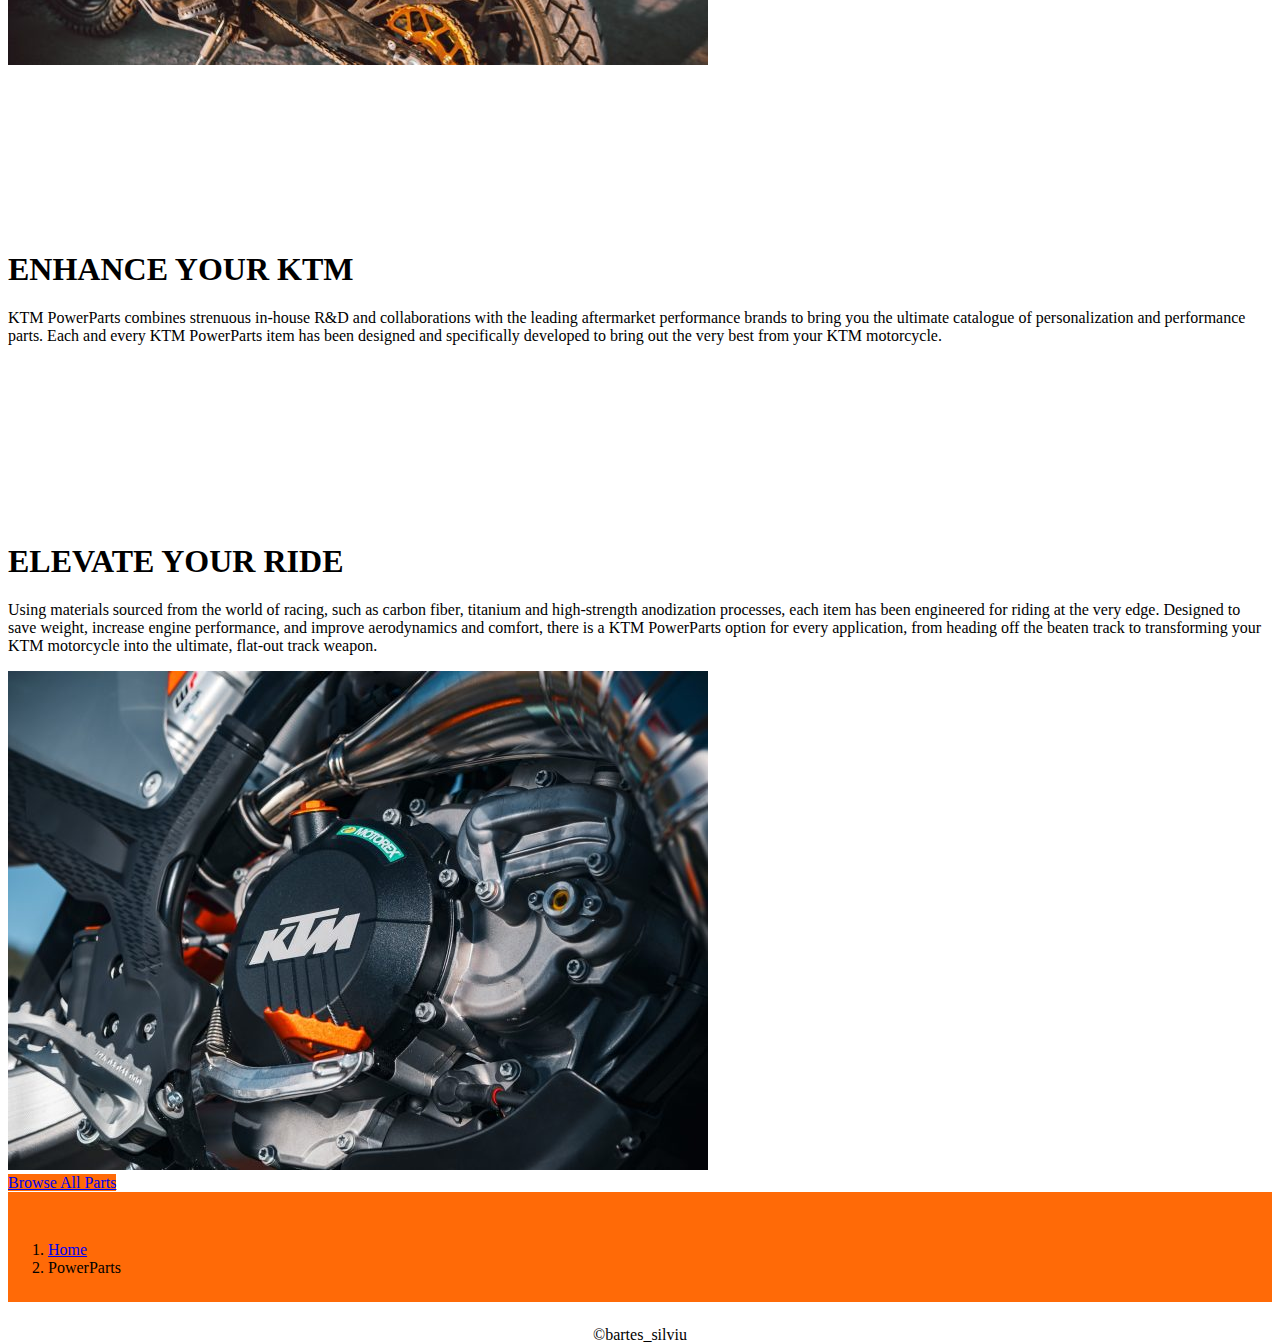
<file: Bootstrap1/PowerParts.html>
<!DOCTYPE html>
<html lang="en">
<head>
    <meta charset="UTF-8">
    <meta http-equiv="X-UA-Compatible" content="IE=edge">
    <meta name="viewport" content="width=device-width, initial-scale=1.0">
    <link rel="icon" href="logo.png">
    <link href="https://cdn.jsdelivr.net/npm/bootstrap@5.1.3/dist/css/bootstrap.min.css" rel="stylesheet" integrity="sha384-1BmE4kWBq78iYhFldvKuhfTAU6auU8tT94WrHftjDbrCEXSU1oBoqyl2QvZ6jIW3" crossorigin="anonymous">
    <link href="style.css" rel="stylesheet">
    <title>Home</title>
</head>
<body>
    <header>
      <nav class="navbar navbar-expand-sm navbar-light bg-transparent my-nav">
              <div class="container-fluid">
                  <a class="navbar-brand" href="">
                      <img src="ktmLogo.png" width="130" height="40" class="icon d-inline-block align-text-top m-0 h1">
                      
                  </a>
                <button class="navbar-toggler" type="button" data-bs-toggle="collapse" data-bs-target="#navbarSupportedContent" aria-controls="navbarSupportedContent" aria-expanded="false" aria-label="Toggle navigation">
                  <span class="navbar-toggler-icon"></span>
                </button>
                <div class="collapse navbar-collapse" id="navbarSupportedContent">
                  <ul class="navbar-nav ms-auto me-auto mb-2 mb-lg-0" >
                    <li class="nav-item">
                      <a class="nav-link alba" href="index.html">Home</a>
                    </li>
                    <li class="nav-item">
                      <a class="nav-link alba" href="models.html">Models</a>
                    </li>
                    <li class="nav-item dropdown">
                      <a class="nav-link dropdown-toggle alba" href="#" id="navbarDropdown" role="button" data-bs-toggle="dropdown" aria-expanded="false">
                        Powerparts & Powerwear
                      </a>
                      <ul class="dropdown-menu bg-dark" aria-labelledby="navbarDropdown">
                        <li><a class="dropdown-item activ alba" href="PowerParts.html">PowerParts</a></li>
                        <li><a class="dropdown-item alba" href="PowerWear.html">PowerWear</a></li>
                      </ul>
                    </li>
                    <li class="nav-item">
                      <a class="nav-link alba" href="bikes.html">Bikes</a>
                    </li>
                  </ul>
                </div>
              </div>
            </nav>
          </div>
    </header>
    <img src="powerparts.png" class="img-fluid my-imagine">
    <div class="center" style="margin-top: -550px;margin-bottom: 450px ;z-index: 999;">
      <h3 class="albp">KTM POWERPARTS</h3>
      <h1 class="alb">INTENSIFY YOUR RIDE</h1>
    </div>
    <div class="container">
        <div class="row">
            <div class="col-xl-6 align-self-start">
                <img src="PowerParts1.png" class="img-fluid" alt="ktm">
            </div>
            <div class="col-xl">
                <h1 class="text-center" style="padding-top: 10rem;">ENHANCE YOUR KTM</h1>
                <p> 
                    KTM PowerParts combines strenuous in-house R&D and collaborations with the leading aftermarket performance brands to bring you the ultimate catalogue of personalization and performance parts.
                    Each and every KTM PowerParts item has been designed and specifically developed to bring out the very best from your KTM motorcycle.
                </p>
            </div>
        </div>
    </div>
    <div class="container">
        <div class="row">
            <div class="col-xl" style="padding-top: 10rem;">
                <h1 class="text-center">ELEVATE YOUR RIDE</h1>
                <p>
                    Using materials sourced from the world of racing, such as carbon fiber, titanium and high-strength anodization processes, each item has been engineered for riding at the very edge.
                    Designed to save weight, increase engine performance, and improve aerodynamics and comfort, there is a KTM PowerParts option for every application,
                    from heading off the beaten track to transforming your KTM motorcycle into the ultimate, flat-out track weapon.
                </p>
            </div>
            <div class="col-xl align-self-end">
                <img src="PowerParts2.png" class="img-fluid" alt="ktm">
            </div>
        </div>
    </div>
    <div class="container">
        <div class="row justify-content-center">
            <div class="col-2">
                <a href="https://www.ktm.com/en-ro/parts---wear/powerparts/products.html" class="btn orange btn-default btn-lg" style="margin:150px 0px">Browse All Parts</a>
            </div>
        </div>
    </div>
    <footer> 
        <div class="container">
          <div class="row position-relative">
            <div class="col-xl-6 align-self-start">
              <nav aria-label="breadcrumb" style="padding-top:33px;">
                <ol class="breadcrumb">
                  <li class="breadcrumb-item"><a href="index.html">Home</a></li>
                  <li class="breadcrumb-item active" aria-current="page">PowerParts</li>
                </ol>
              </nav>
            </div>
            <div class="col-xl">
                <p style="padding-top: 33px;" class="center">©bartes_silviu</p>
            </div>
        </div>
        </div>
      </footer>
    <script src="https://cdn.jsdelivr.net/npm/bootstrap@5.1.3/dist/js/bootstrap.bundle.min.js" integrity="sha384-ka7Sk0Gln4gmtz2MlQnikT1wXgYsOg+OMhuP+IlRH9sENBO0LRn5q+8nbTov4+1p" crossorigin="anonymous"></script>
</body>
</file>
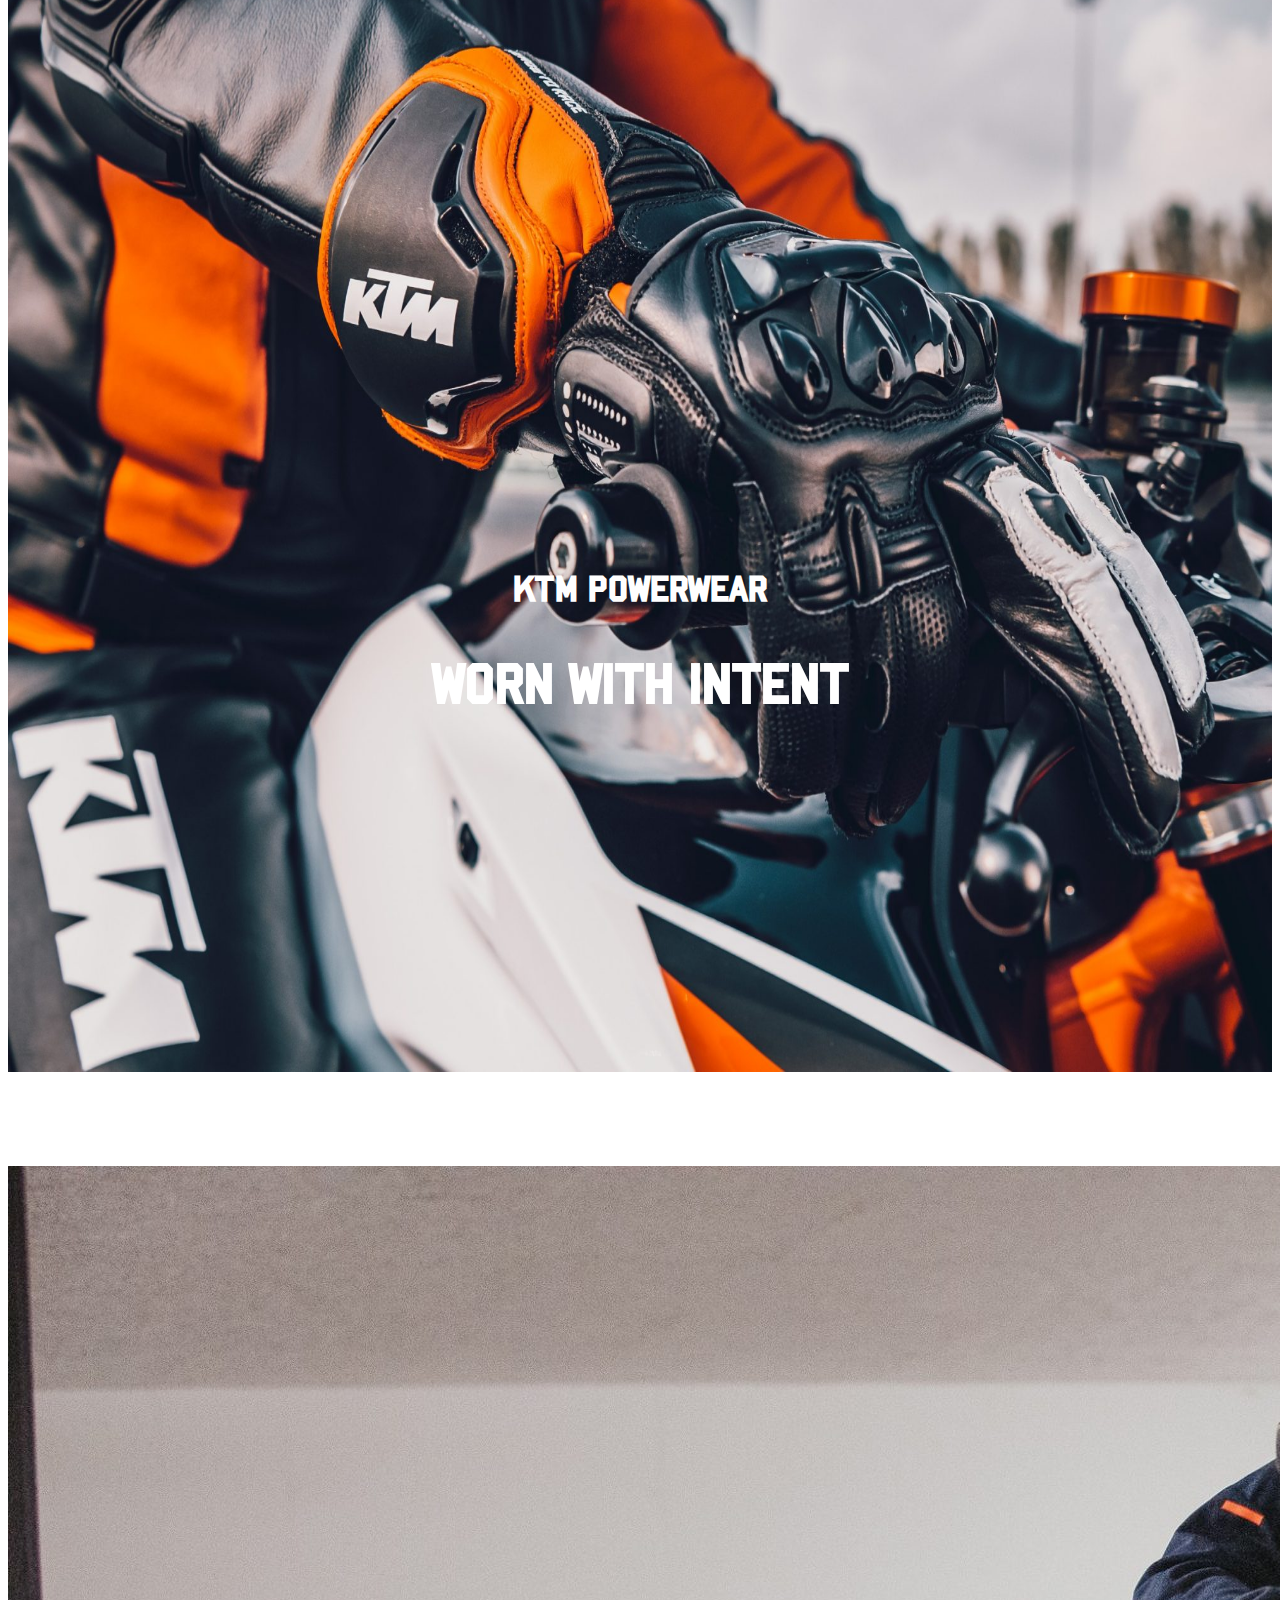
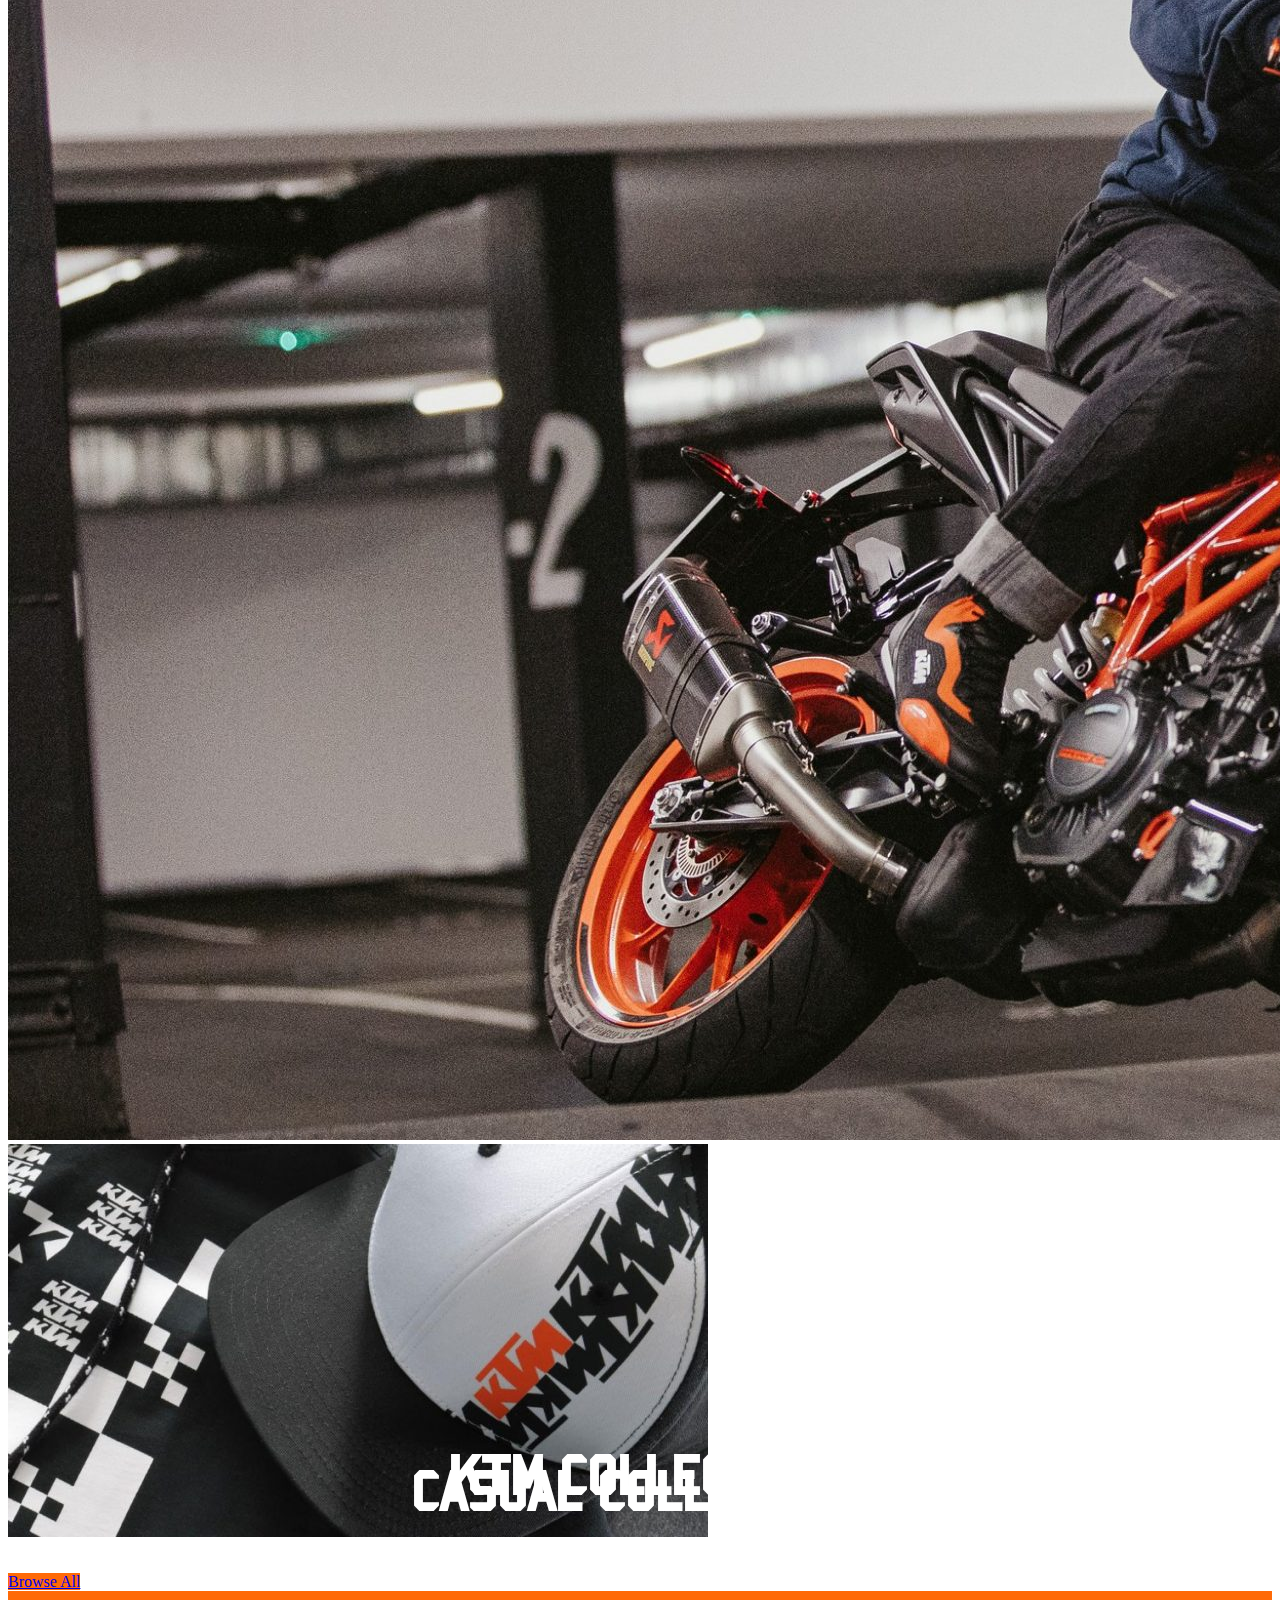
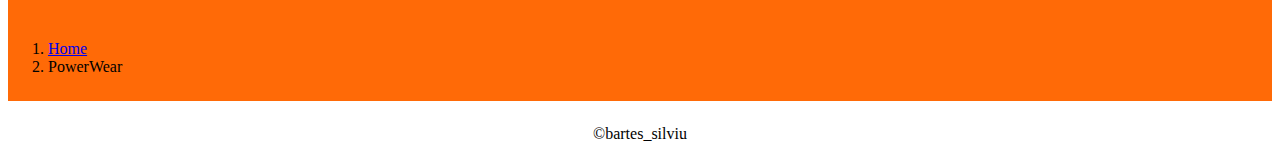
<file: Bootstrap1/PowerWear.html>
<!DOCTYPE html>
<html lang="en">
    <!DOCTYPE html>
    <html lang="en">
    <head>
        <meta charset="UTF-8">
        <meta http-equiv="X-UA-Compatible" content="IE=edge">
        <meta name="viewport" content="width=device-width, initial-scale=1.0">
        <link rel="icon" href="logo.png">
        <link href="https://cdn.jsdelivr.net/npm/bootstrap@5.1.3/dist/css/bootstrap.min.css" rel="stylesheet" integrity="sha384-1BmE4kWBq78iYhFldvKuhfTAU6auU8tT94WrHftjDbrCEXSU1oBoqyl2QvZ6jIW3" crossorigin="anonymous">
        <link href="style.css" rel="stylesheet">
        <title>Home</title>
    </head>
    <body>
        <header>
          <nav class="navbar navbar-expand-sm navbar-light bg-transparent my-nav">
                  <div class="container-fluid">
                      <a class="navbar-brand" href="">
                          <img src="ktmLogo.png" width="130" height="40" class="icon d-inline-block align-text-top m-0 h1">
                          
                      </a>
                    <button class="navbar-toggler" type="button" data-bs-toggle="collapse" data-bs-target="#navbarSupportedContent" aria-controls="navbarSupportedContent" aria-expanded="false" aria-label="Toggle navigation">
                      <span class="navbar-toggler-icon"></span>
                    </button>
                    <div class="collapse navbar-collapse" id="navbarSupportedContent">
                      <ul class="navbar-nav ms-auto me-auto mb-2 mb-lg-0" >
                        <li class="nav-item">
                          <a class="nav-link alba" href="index.html">Home</a>
                        </li>
                        <li class="nav-item">
                          <a class="nav-link alba" href="models.html">Models</a>
                        </li>
                        <li class="nav-item dropdown">
                          <a class="nav-link dropdown-toggle alba" href="#" id="navbarDropdown" role="button" data-bs-toggle="dropdown" aria-expanded="false">
                            Powerparts & Powerwear
                          </a>
                          <ul class="dropdown-menu bg-dark" aria-labelledby="navbarDropdown">
                            <li><a class="dropdown-item alba" href="PowerParts.html">PowerParts</a></li>
                            <li><a class="dropdown-item active alba" href="PowerWear.html">PowerWear</a></li>
                          </ul>
                        </li>
                        <li class="nav-item">
                          <a class="nav-link alba" href="bikes.html">Bikes</a>
                        </li>
                      </ul>
                    </div>
                  </div>
                </nav>
              </div>
        </header>
        <img src="powerwear.png" class="img-fluid my-imagine">
        <div class="center" style="margin-top: -550px;margin-bottom: 450px ;z-index: 999;">
          <h3 class="albp">KTM POWERWEAR</h3>
          <h1 class="alb">WORN WITH INTENT</h1>
        </div>
        <div class="container">
            <div class="row">
                <div class="col-xl-6 align-self-start">
                    <img src="PowerWear1.png" class="img-fluid" alt="ktm">
                </div>
                <div class="col-xl-6 align-self-start">
                    <img src="PowerWear2.png" class="img-fluid" alt="ktm">
                </div>
            </div>
        </div>
        <div class="container">
          <div class="row">
              <div class="col-xl-6 align-self-start">
                <h2 class="alb center" style="margin-top:-100px;z-index:999;">KTM COLLECTION</h2>
              </div>
              <div class="col-xl-6 align-self-start">
                <h2 class="alb center" style="margin-top:-100px;z-index:999;">CASUAL COLLECTION</h2>
              </div>
          </div>
      </div>
        <div class="container">
            <div class="row justify-content-center">
                <div class="col-2">
                    <a href="https://www.ktm.com/en-ro/parts---wear/powerwear/products.html" class="btn orange btn-default btn-lg" style="margin:150px 0px">Browse All</a>
                </div>
            </div>
        </div>
        <footer> 
            <div class="container">
              <div class="row position-relative">
                <div class="col-xl-6 align-self-start">
                  <nav aria-label="breadcrumb" style="padding-top:33px;">
                    <ol class="breadcrumb">
                      <li class="breadcrumb-item"><a href="index.html">Home</a></li>
                      <li class="breadcrumb-item active" aria-current="page">PowerWear</li>
                    </ol>
                  </nav>
                </div>
                <div class="col-xl">
                    <p style="padding-top: 33px;" class="center">©bartes_silviu</p>
                </div>
            </div>
            </div>
          </footer>
        <script src="https://cdn.jsdelivr.net/npm/bootstrap@5.1.3/dist/js/bootstrap.bundle.min.js" integrity="sha384-ka7Sk0Gln4gmtz2MlQnikT1wXgYsOg+OMhuP+IlRH9sENBO0LRn5q+8nbTov4+1p" crossorigin="anonymous"></script>
    </body>
</file>
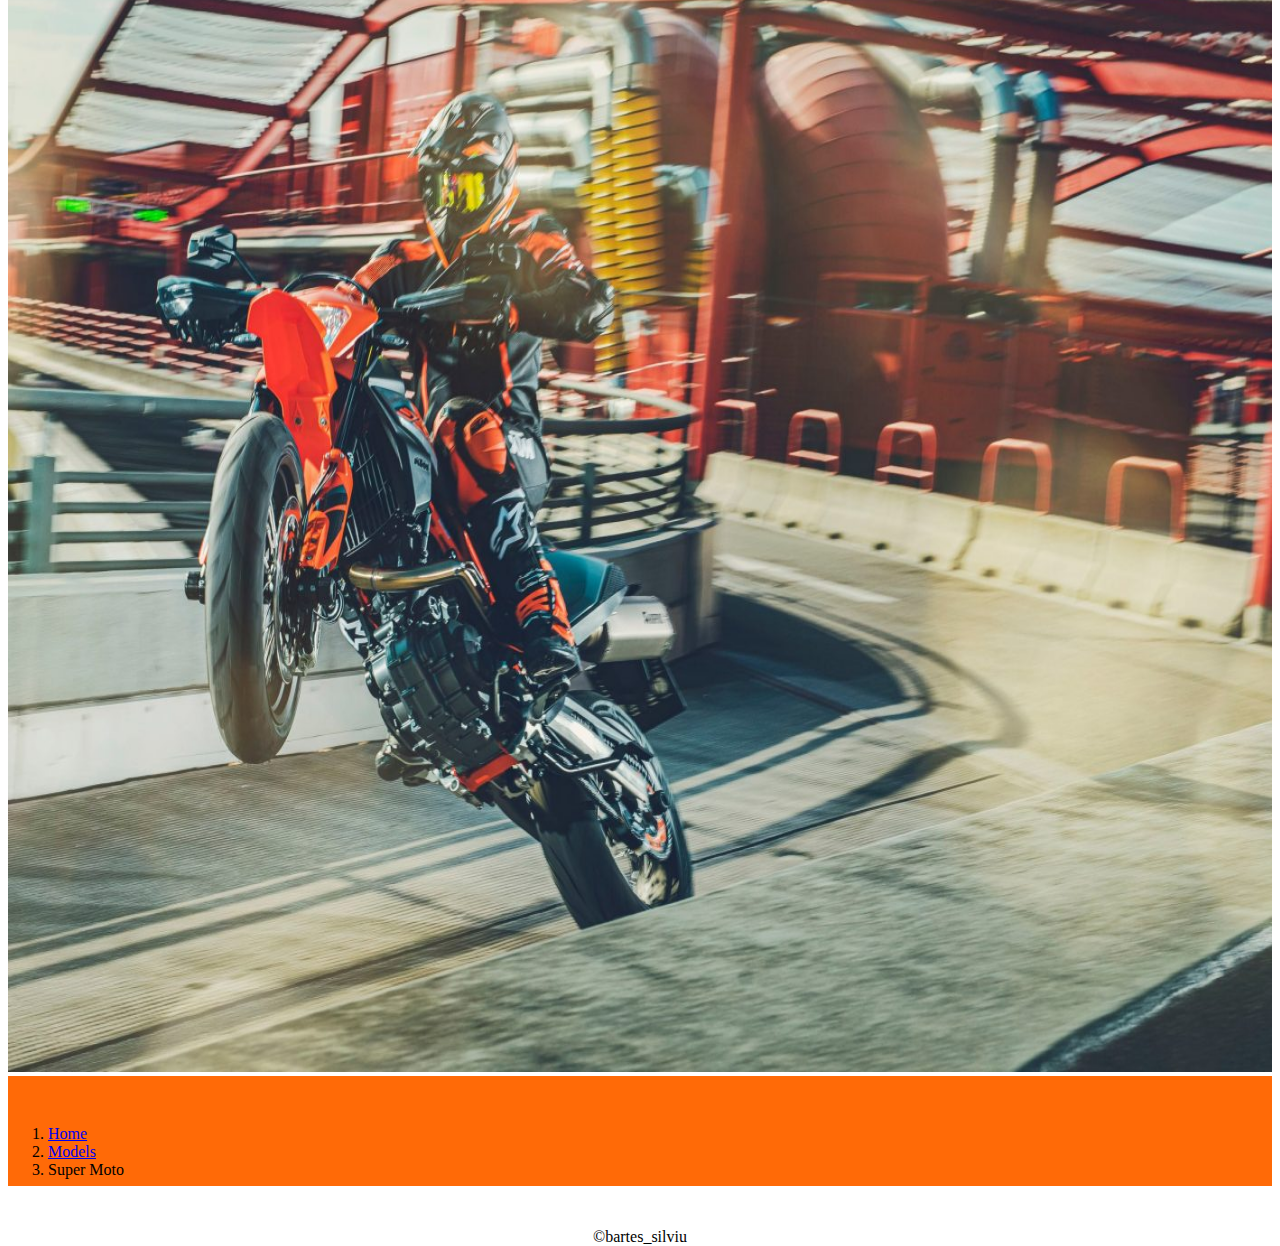
<file: Bootstrap1/supermoto.html>
<!DOCTYPE html>
<html lang="en">
    <!DOCTYPE html>
    <html lang="en">
    <head>
        <meta charset="UTF-8">
        <meta http-equiv="X-UA-Compatible" content="IE=edge">
        <meta name="viewport" content="width=device-width, initial-scale=1.0">
        <link rel="icon" href="logo.png">
        <link href="https://cdn.jsdelivr.net/npm/bootstrap@5.1.3/dist/css/bootstrap.min.css" rel="stylesheet" integrity="sha384-1BmE4kWBq78iYhFldvKuhfTAU6auU8tT94WrHftjDbrCEXSU1oBoqyl2QvZ6jIW3" crossorigin="anonymous">
        <link href="style.css" rel="stylesheet">
        <title>Home</title>
    </head>
    <body>
        <header>
          <nav class="navbar navbar-expand-sm navbar-light bg-transparent my-nav">
                  <div class="container-fluid">
                      <a class="navbar-brand" href="">
                          <img src="ktmLogo.png" width="130" height="40" class="icon d-inline-block align-text-top m-0 h1">
                          
                      </a>
                    <button class="navbar-toggler" type="button" data-bs-toggle="collapse" data-bs-target="#navbarSupportedContent" aria-controls="navbarSupportedContent" aria-expanded="false" aria-label="Toggle navigation">
                      <span class="navbar-toggler-icon"></span>
                    </button>
                    <div class="collapse navbar-collapse" id="navbarSupportedContent">
                      <ul class="navbar-nav ms-auto me-auto mb-2 mb-lg-0" >
                        <li class="nav-item">
                          <a class="nav-link alba" href="index.html">Home</a>
                        </li>
                        <li class="nav-item">
                          <a class="nav-link alba" href="models.html">Models</a>
                        </li>
                        <li class="nav-item dropdown">
                          <a class="nav-link dropdown-toggle alba" href="#" id="navbarDropdown" role="button" data-bs-toggle="dropdown" aria-expanded="false">
                            Powerparts & Powerwear
                          </a>
                          <ul class="dropdown-menu bg-dark" aria-labelledby="navbarDropdown">
                            <li><a class="dropdown-item alba" href="PowerParts.html">PowerParts</a></li>
                            <li><a class="dropdown-item active alba" href="PowerWear.html">PowerWear</a></li>
                          </ul>
                        </li>
                        <li class="nav-item">
                          <a class="nav-link alba" href="bikes.html">Bikes</a>
                        </li>
                      </ul>
                    </div>
                  </div>
                </nav>
              </div>
        </header>
        <img src="SuperM.png" class="img-fluid my-imagine">
        <footer> 
            <div class="container">
              <div class="row position-relative">
                <div class="col-xl-6 align-self-start">
                  <nav aria-label="breadcrumb" style="padding-top:33px;">
                    <ol class="breadcrumb">
                      <li class="breadcrumb-item"><a href="index.html">Home</a></li>
                      <li class="breadcrumb-item"><a href="models.html">Models</a></li>
                      <li class="breadcrumb-item active" aria-current="page">Super Moto</li>
                    </ol>
                  </nav>
                </div>
                <div class="col-xl">
                    <p style="padding-top: 33px;" class="center">©bartes_silviu</p>
                </div>
            </div>
            </div>
          </footer>
        <script src="https://cdn.jsdelivr.net/npm/bootstrap@5.1.3/dist/js/bootstrap.bundle.min.js" integrity="sha384-ka7Sk0Gln4gmtz2MlQnikT1wXgYsOg+OMhuP+IlRH9sENBO0LRn5q+8nbTov4+1p" crossorigin="anonymous"></script>
    </body>
</file>
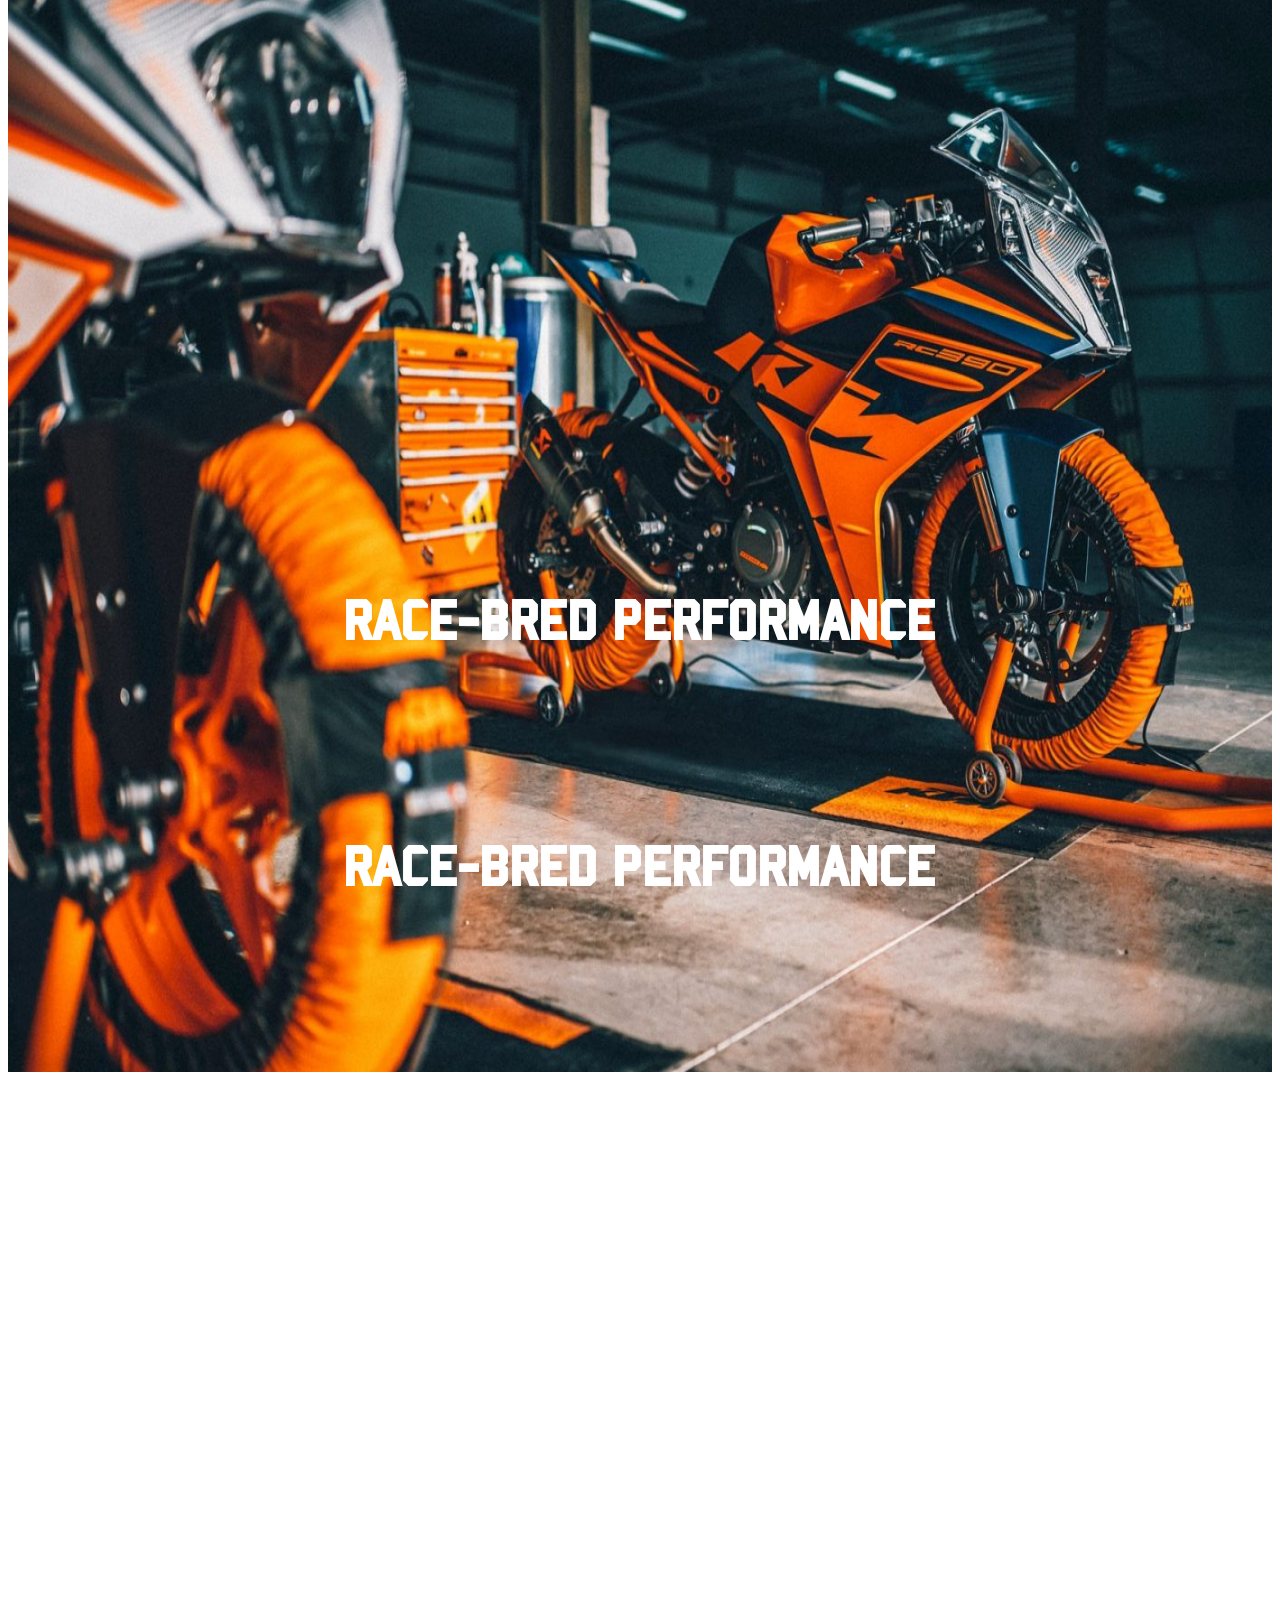
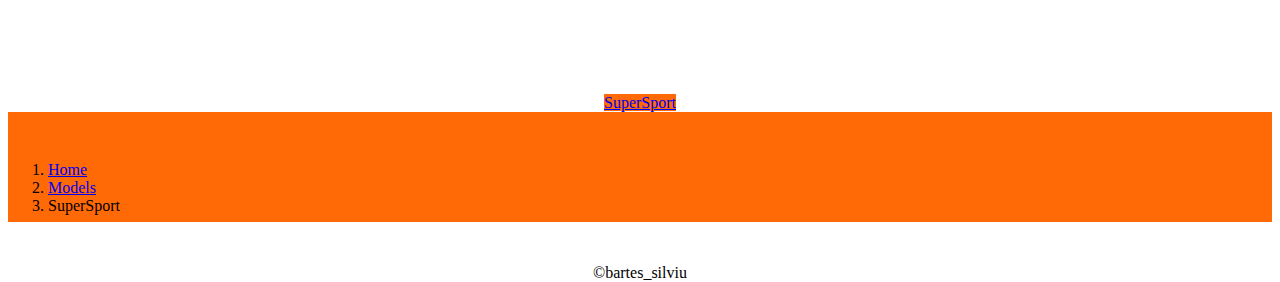
<file: Bootstrap1/supersport.html>
<!DOCTYPE html>
<html lang="en">
    <!DOCTYPE html>
    <html lang="en">
    <head>
        <meta charset="UTF-8">
        <meta http-equiv="X-UA-Compatible" content="IE=edge">
        <meta name="viewport" content="width=device-width, initial-scale=1.0">
        <link rel="icon" href="logo.png">
        <link href="https://cdn.jsdelivr.net/npm/bootstrap@5.1.3/dist/css/bootstrap.min.css" rel="stylesheet" integrity="sha384-1BmE4kWBq78iYhFldvKuhfTAU6auU8tT94WrHftjDbrCEXSU1oBoqyl2QvZ6jIW3" crossorigin="anonymous">
        <link href="style.css" rel="stylesheet">
        <title>Home</title>
    </head>
    <body class="bg-dark">
        <header>
          <nav class="navbar navbar-expand-sm navbar-light bg-transparent my-nav">
                  <div class="container-fluid">
                      <a class="navbar-brand" href="">
                          <img src="ktmLogo.png" width="130" height="40" class="icon d-inline-block align-text-top m-0 h1">
                          
                      </a>
                    <button class="navbar-toggler" type="button" data-bs-toggle="collapse" data-bs-target="#navbarSupportedContent" aria-controls="navbarSupportedContent" aria-expanded="false" aria-label="Toggle navigation">
                      <span class="navbar-toggler-icon"></span>
                    </button>
                    <div class="collapse navbar-collapse" id="navbarSupportedContent">
                      <ul class="navbar-nav ms-auto me-auto mb-2 mb-lg-0" >
                        <li class="nav-item">
                          <a class="nav-link alba" href="index.html">Home</a>
                        </li>
                        <li class="nav-item">
                          <a class="nav-link alba" href="models.html">Models</a>
                        </li>
                        <li class="nav-item dropdown">
                          <a class="nav-link dropdown-toggle alba" href="#" id="navbarDropdown" role="button" data-bs-toggle="dropdown" aria-expanded="false">
                            Powerparts & Powerwear
                          </a>
                          <ul class="dropdown-menu bg-dark" aria-labelledby="navbarDropdown">
                            <li><a class="dropdown-item alba" href="PowerParts.html">PowerParts</a></li>
                            <li><a class="dropdown-item active alba" href="PowerWear.html">PowerWear</a></li>
                          </ul>
                        </li>
                        <li class="nav-item">
                          <a class="nav-link alba" href="bikes.html">Bikes</a>
                        </li>
                      </ul>
                    </div>
                  </div>
                </nav>
              </div>
        </header>
        <img src="SuperS.png" class="img-fluid my-imagine">
        <div class="center" style="margin-top: -550px;margin-bottom: 550px ;z-index: 999;">
            <h3 class="alb" style="padding-bottom: 120px;">RACE-BRED PERFORMANCE</h3>
            <h3 class="alb" style="padding-bottom: 120px;">RACE-BRED PERFORMANCE</h3>
            <h3 class="alb">RACE-BRED PERFORMANCE</h3>
        </div>
        <div class="container center">
            <a href="https://www.ktm.com/en-ro/models/naked-bike.html" class="btn orange btn-default btn-lg" style="margin-bottom:80px;margin-top: -400px;">SuperSport</a>
        </div>
        <footer> 
            <div class="container">
              <div class="row position-relative">
                <div class="col-xl-6 align-self-start">
                  <nav aria-label="breadcrumb" style="padding-top:33px;">
                    <ol class="breadcrumb">
                      <li class="breadcrumb-item"><a href="index.html">Home</a></li>
                      <li class="breadcrumb-item"><a href="models.html">Models</a></li>
                      <li class="breadcrumb-item active" aria-current="page">SuperSport</li>
                    </ol>
                  </nav>
                </div>
                <div class="col-xl">
                    <p style="padding-top: 33px;" class="center">©bartes_silviu</p>
                </div>
            </div>
            </div>
          </footer>
        <script src="https://cdn.jsdelivr.net/npm/bootstrap@5.1.3/dist/js/bootstrap.bundle.min.js" integrity="sha384-ka7Sk0Gln4gmtz2MlQnikT1wXgYsOg+OMhuP+IlRH9sENBO0LRn5q+8nbTov4+1p" crossorigin="anonymous"></script>
    </body>
</file>
<file: Bootstrap1/style.css>
@font-face { font-family: ktm; src: url(Spaceport1.ttf); }
@font-face { font-family: bom; src: url(BOMBARD_.ttf); }
header a{
    color:white !important;
}

body{
    background-color: white;
}
.ceva{
    color:red
}

.icon{
    object-fit:cover!important;
}
.my-nav{
    z-index:999;

}
.my-carousel{
    margin-top:-240px;
}
.carousel .carousel-item {
    height: 1000px;
  }
  .carousel-item img{
    position: center;
    object-fit:cover;
    top: 0;
    left: 0;
    min-height: 100%;
}
.title{
    color:rgb(255, 106, 7);
    text-align:center;
    font-family:ktm;
}
.my-card-img{
    object-fit:cover;
    width:400px!important;
    height:400px!important;;
}
.my-card{
    width:400px!important;
}
.my-cardb{
    width:1250px!important;
}
.my-card-imgb{
    object-fit:cover;
    width:1250px!important;
    height:150px!important;;
}
footer{
    padding-bottom:20px;
    height:10vh;
    background-color: rgb(255, 106, 7);
    z-index:999;
}
.centercon{
    text-align:center;
}
.center{
    text-align: center!important;
}
.my-imagine{
    margin-top:-240px;
    width:100%!important;
    height:70rem!important;
}
.orange{
    background-color: rgb(255, 106, 7);
}
.alb{
    color: white;
    font-family: bom;
    font-size: 60px;
}
.albp{
    color: white;
    font-family: bom;
    font-size: 40px;
}
.alba{
    color: white;
    font-family: bom;
}
.backbikes{
    background-image:url('Error404.gif');
    background-repeat: repeat;
    background-size: cover;
    padding-top:-240px;
}
.normal{
    text-decoration:none;
    color: white;
}
</file>
